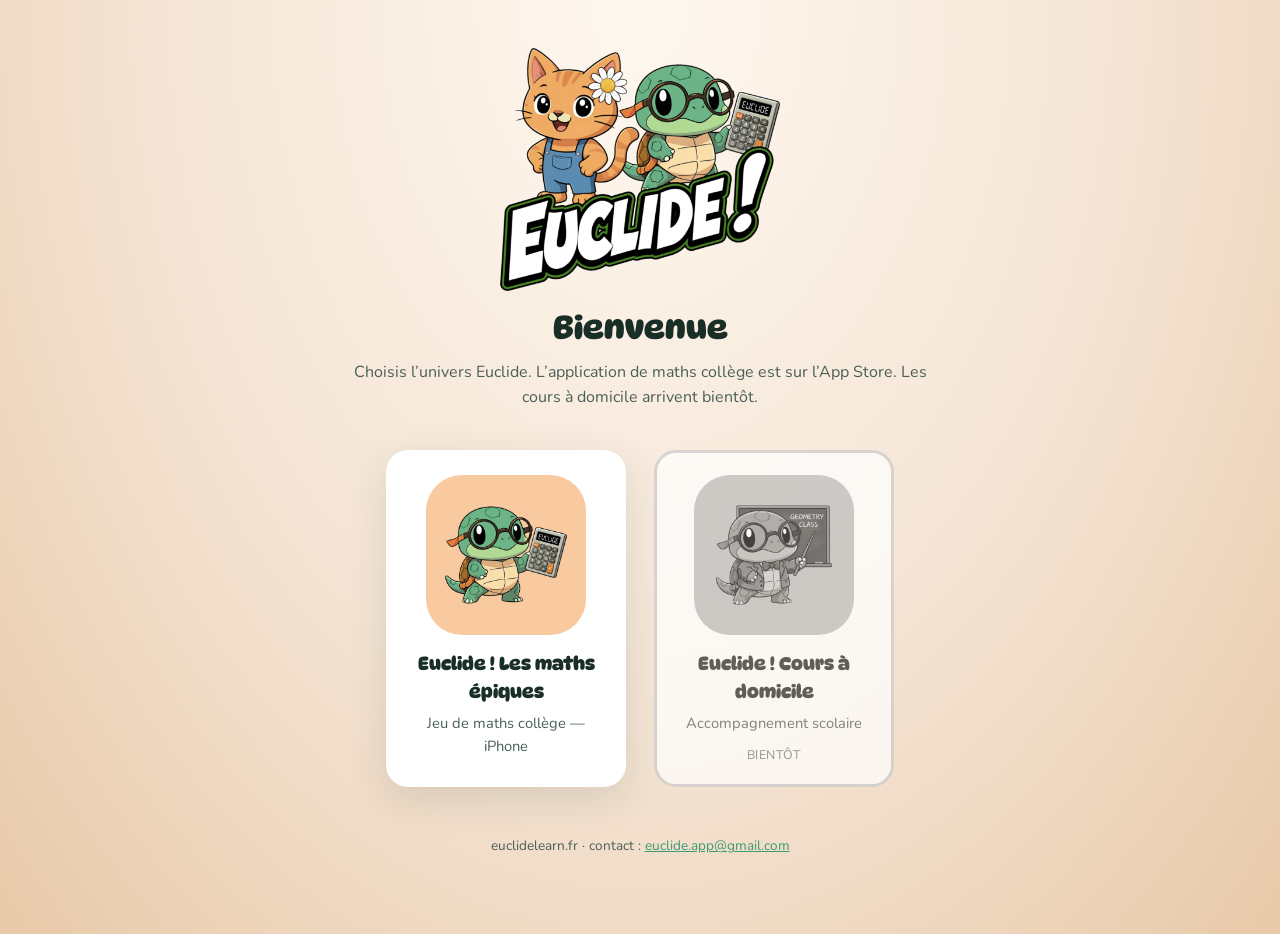
<file: index.html>
<!DOCTYPE html>
<html lang="fr">
<head>
  <meta charset="utf-8">
  <meta name="viewport" content="width=device-width, initial-scale=1">
  <title>Euclide! — euclidelearn.fr</title>
  <meta name="description" content="Euclide ! Les maths épiques : application de maths collège. Cours à domicile bientôt.">
  <link rel="icon" href="img/favicon.png">
  <link rel="preconnect" href="https://fonts.googleapis.com">
  <link rel="preconnect" href="https://fonts.gstatic.com" crossorigin>
  <link href="https://fonts.googleapis.com/css2?family=DynaPuff:wght@400;700&family=Nunito:wght@500;700;800&display=swap" rel="stylesheet">
  <link rel="stylesheet" href="css/style.css?v=6">
</head>
<body class="portal">
  <a class="skip" href="#choix">Aller au choix</a>
  <img class="portal-brand" src="img/logo.png" alt="Euclide !">
  <h1>Bienvenue</h1>
      <p class="lead">Choisis l’univers Euclide. L’application de maths collège est sur l’App Store. Les cours à domicile arrivent bientôt.</p>
  <div class="choices" id="choix">
    <a class="choice" href="accueil.html">
      <img src="img/app-icon.jpg" width="160" height="160" alt="">
      <h2>Euclide ! Les maths épiques</h2>
      <p>Jeu de maths collège — iPhone</p>
    </a>
    <div class="choice is-disabled" aria-disabled="true" title="Bientôt disponible">
      <img src="img/cours-icon.jpg" width="160" height="160" alt="">
      <h2>Euclide ! Cours à domicile</h2>
      <p>Accompagnement scolaire</p>
      <span class="soon">Bientôt</span>
    </div>
  </div>
  <p class="portal-foot">euclidelearn.fr · contact : <a href="mailto:euclide.app@gmail.com">euclide.app@gmail.com</a></p>
</body>
</html>
</file>
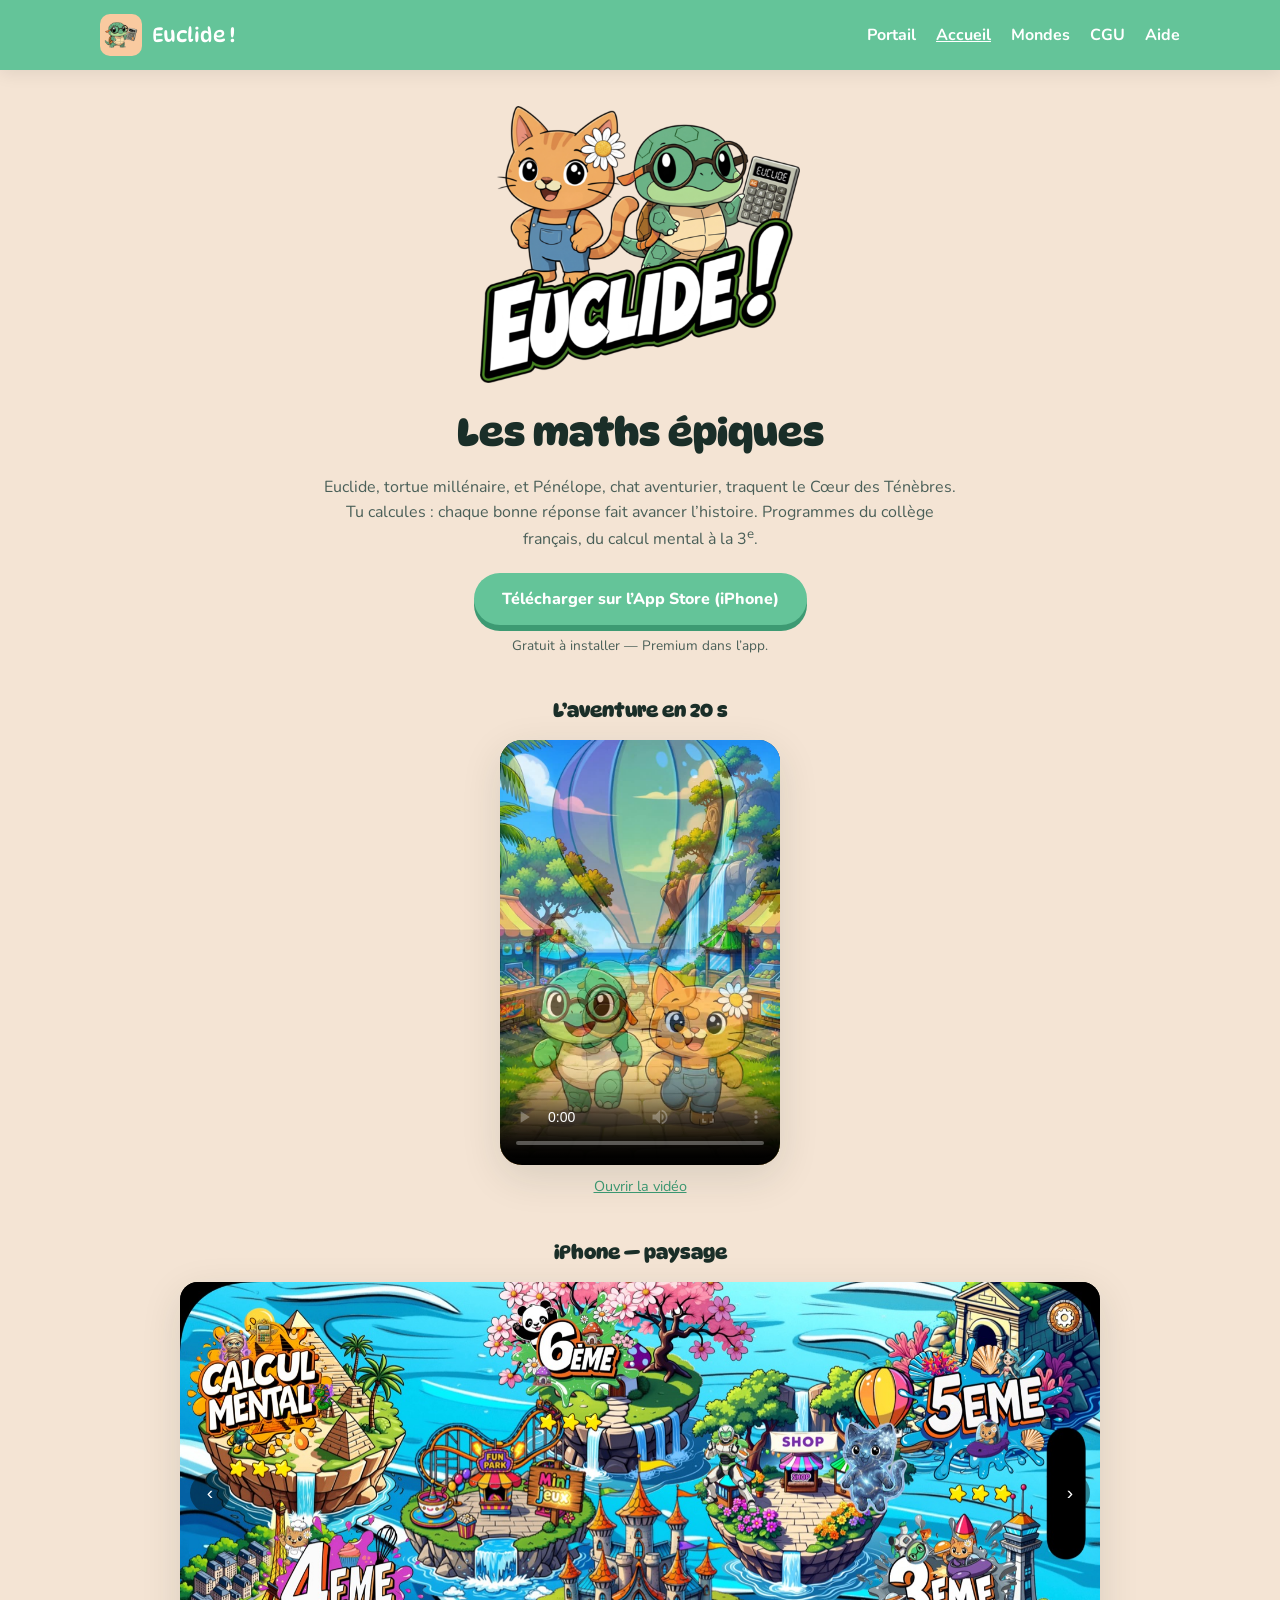
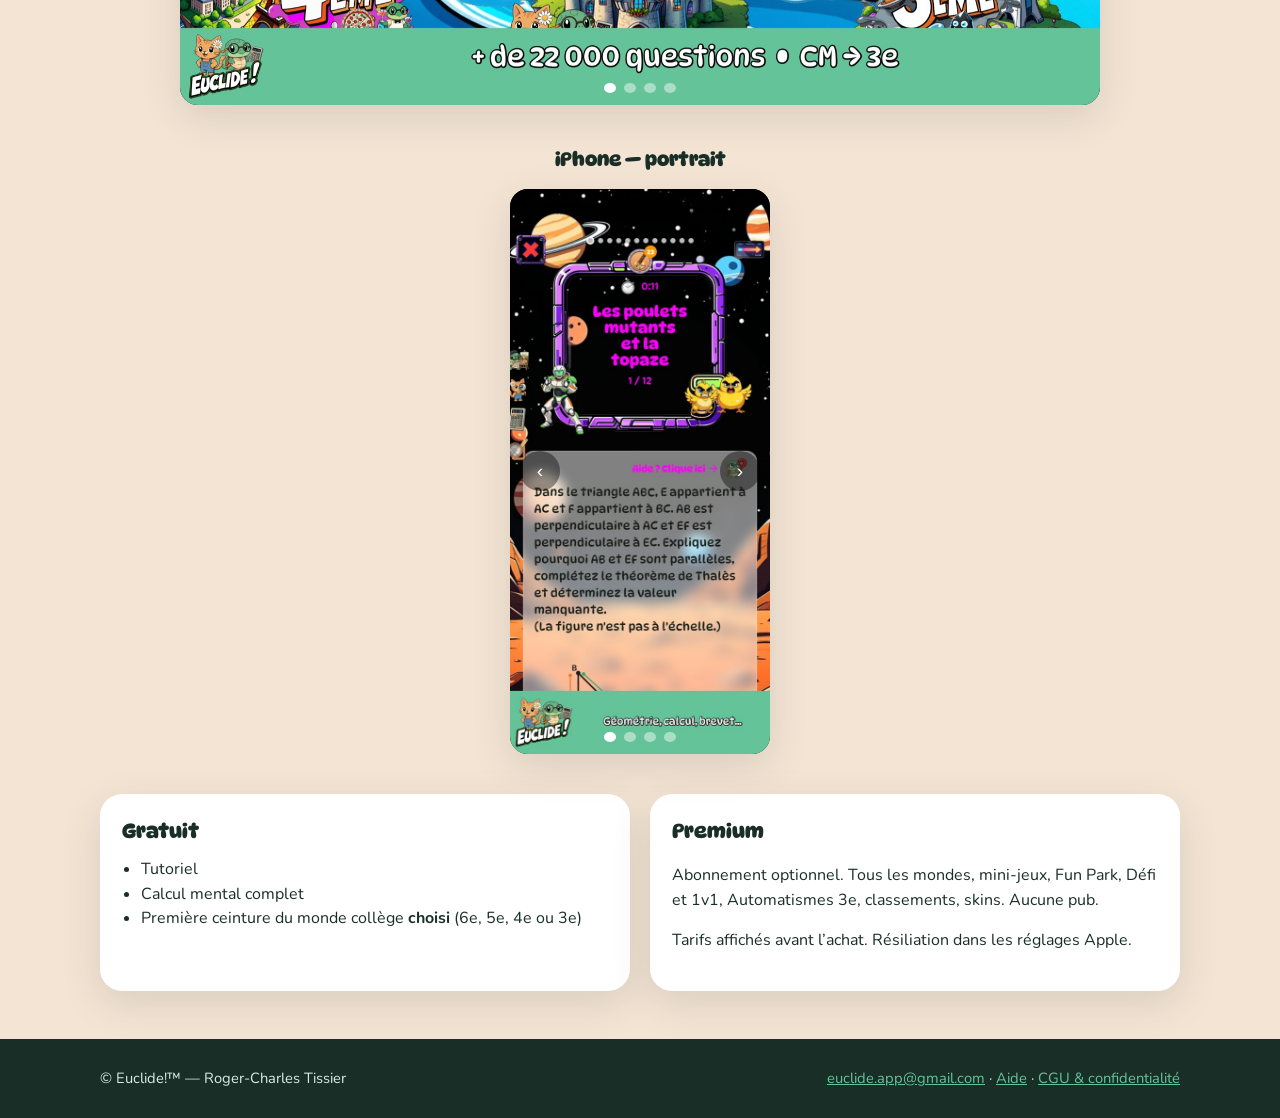
<file: accueil.html>
<!DOCTYPE html>
<html lang="fr">
<head>
  <meta charset="utf-8">
  <meta name="viewport" content="width=device-width, initial-scale=1">
  <title>Euclide ! Les maths épiques</title>
  <meta name="description" content="Application iPhone de maths collège : 5 mondes, ceintures, mini-jeux. Plus de 22 000 questions. Disponible sur l’App Store.">
  <link rel="icon" href="img/favicon.png">
  <link rel="preconnect" href="https://fonts.googleapis.com">
  <link rel="preconnect" href="https://fonts.gstatic.com" crossorigin>
  <link href="https://fonts.googleapis.com/css2?family=DynaPuff:wght@400;700&family=Nunito:wght@500;700;800&display=swap" rel="stylesheet">
  <link rel="stylesheet" href="css/style.css?v=6">
</head>
<body>
  <a class="skip" href="#contenu">Aller au contenu</a>
  <header class="top">
    <div class="wrap top-inner">
      <a class="brand" href="accueil.html"><img src="img/app-icon.jpg" alt=""> Euclide !</a>
      <nav>
        <a href="index.html">Portail</a>
        <a href="accueil.html" aria-current="page">Accueil</a>
        <a href="mondes.html">Mondes</a>
        <a href="cgu.html">CGU</a>
        <a href="assistance.html">Aide</a>
      </nav>
    </div>
  </header>

  <main id="contenu" class="wrap">
    <section class="hero">
      <img class="logo" src="img/logo.png" alt="Euclide et Pénélope">
      <h1>Les maths épiques</h1>
      <p>Euclide, tortue millénaire, et Pénélope, chat aventurier, traquent le Cœur des Ténèbres. Tu calcules : chaque bonne réponse fait avancer l’histoire. Programmes du collège français, du calcul mental à la 3<sup>e</sup>.</p>
      <a class="btn" href="https://apps.apple.com/fr/app/euclide/id6754806580">Télécharger sur l’App Store (iPhone)</a>
      <span class="btn-note">Gratuit à installer — Premium dans l’app.</span>
    </section>

    <section class="slide-block film-block">
      <h2>L’aventure en 20&nbsp;s</h2>
      <div class="film-frame">
        <img class="film-poster" src="media/euclide-intro.jpg" width="474" height="720" alt="Extrait du film Euclide">
        <video
          controls
          playsinline
          webkit-playsinline
          preload="metadata"
          poster="media/euclide-intro.jpg"
          src="media/euclide-intro.mp4"
          width="474"
          height="720">
          <source src="media/euclide-intro.mp4" type="video/mp4">
        </video>
      </div>
      <p class="film-link"><a href="media/euclide-intro.mp4">Ouvrir la vidéo</a></p>
    </section>

    <section class="slide-block">
      <h2>iPhone — paysage</h2>
      <div class="slideshow" data-slideshow>
        <img class="is-on" src="img/slide-lobby.jpg" alt="Carte des mondes : plus de 22 000 questions, CM à 3e">
        <img src="img/slide-6e.jpg" alt="Monde 6e, modes Simple et Pro">
        <img src="img/slide-mummy.jpg" alt="Lobby Mummy Jump, cinq mini-jeux">
        <img src="img/slide-jump.jpg" alt="Gameplay Mummy Jump">
        <button class="slide-prev" type="button" data-prev aria-label="Précédent">‹</button>
        <button class="slide-next" type="button" data-next aria-label="Suivant">›</button>
        <div class="slide-nav" data-dots></div>
      </div>
    </section>

    <section class="slide-block">
      <h2>iPhone — portrait</h2>
      <div class="phone-slides" data-slideshow>
        <img class="is-on" src="img/slide-question.jpg" width="552" height="1200" alt="Question de géométrie en 3e">
        <img src="img/slide-auto.jpg" width="552" height="1200" alt="Automatismes 3e, mode brevet">
        <img src="img/slide-victory.jpg" width="552" height="1200" alt="Ceinture validée">
        <img src="img/slide-cabine.jpg" width="552" height="1200" alt="Cabine : habiller Euclide et Pénélope">
        <button class="slide-prev" type="button" data-prev aria-label="Précédent">‹</button>
        <button class="slide-next" type="button" data-next aria-label="Suivant">›</button>
        <div class="slide-nav" data-dots></div>
      </div>
    </section>

    <div class="grid-2">
      <article class="card">
        <h2>Gratuit</h2>
        <ul>
          <li>Tutoriel</li>
          <li>Calcul mental complet</li>
          <li>Première ceinture du monde collège <strong>choisi</strong> (6e, 5e, 4e ou 3e)</li>
        </ul>
      </article>
      <article class="card">
        <h2>Premium</h2>
        <p>Abonnement optionnel. Tous les mondes, mini-jeux, Fun Park, Défi et 1v1, Automatismes 3e, classements, skins. Aucune pub.</p>
        <p>Tarifs affichés avant l’achat. Résiliation dans les réglages Apple.</p>
      </article>
    </div>
  </main>

  <footer>
    <div class="wrap">
      <span>© Euclide!™ — Roger-Charles Tissier</span>
      <span><a href="mailto:euclide.app@gmail.com">euclide.app@gmail.com</a> · <a href="assistance.html">Aide</a> · <a href="cgu.html">CGU &amp; confidentialité</a></span>
    </div>
  </footer>
  <script src="js/slideshow.js?v=4"></script>
</body>
</html>
</file>
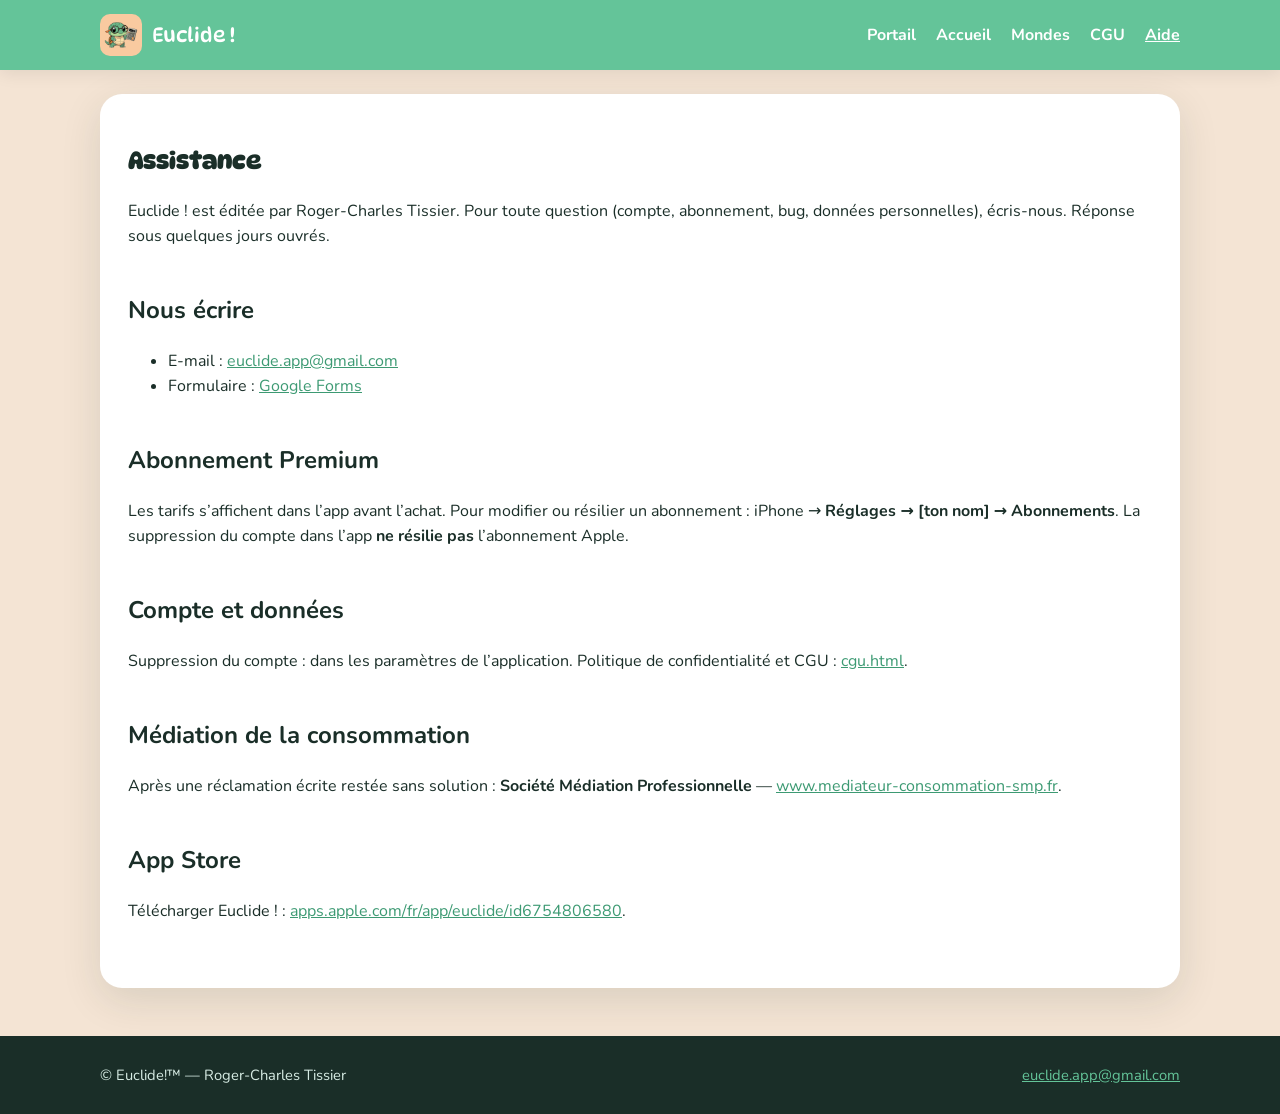
<file: assistance.html>
<!DOCTYPE html>
<html lang="fr">
<head>
  <meta charset="utf-8">
  <meta name="viewport" content="width=device-width, initial-scale=1">
  <title>Assistance — Euclide !</title>
  <meta name="description" content="Contacter l’éditeur d’Euclide ! : e-mail, formulaire, abonnement, suppression de compte.">
  <link rel="icon" href="img/favicon.png">
  <link rel="preconnect" href="https://fonts.googleapis.com">
  <link rel="preconnect" href="https://fonts.gstatic.com" crossorigin>
  <link href="https://fonts.googleapis.com/css2?family=DynaPuff:wght@400;700&family=Nunito:wght@500;700;800&display=swap" rel="stylesheet">
  <link rel="stylesheet" href="css/style.css?v=6">
</head>
<body>
  <header class="top">
    <div class="wrap top-inner">
      <a class="brand" href="accueil.html"><img src="img/app-icon.jpg" alt=""> Euclide !</a>
      <nav>
        <a href="index.html">Portail</a>
        <a href="accueil.html">Accueil</a>
        <a href="mondes.html">Mondes</a>
        <a href="cgu.html">CGU</a>
        <a href="assistance.html" aria-current="page">Aide</a>
      </nav>
    </div>
  </header>
  <main class="wrap">
    <article class="legal">
      <h1>Assistance</h1>
      <p>Euclide ! est éditée par Roger-Charles Tissier. Pour toute question (compte, abonnement, bug, données personnelles), écris-nous. Réponse sous quelques jours ouvrés.</p>

      <h2>Nous écrire</h2>
      <ul>
        <li>E-mail : <a href="mailto:euclide.app@gmail.com">euclide.app@gmail.com</a></li>
        <li>Formulaire : <a href="https://docs.google.com/forms/d/e/1FAIpQLScCnLAJH0p0AwjgyHbTa9jQwAhEF-ZlD58jaDN2inZjpQaDBw/viewform">Google Forms</a></li>
      </ul>

      <h2>Abonnement Premium</h2>
      <p>Les tarifs s’affichent dans l’app avant l’achat. Pour modifier ou résilier un abonnement : iPhone → <strong>Réglages → [ton nom] → Abonnements</strong>. La suppression du compte dans l’app <strong>ne résilie pas</strong> l’abonnement Apple.</p>

      <h2>Compte et données</h2>
      <p>Suppression du compte : dans les paramètres de l’application. Politique de confidentialité et CGU : <a href="cgu.html">cgu.html</a>.</p>

      <h2>Médiation de la consommation</h2>
      <p>Après une réclamation écrite restée sans solution : <strong>Société Médiation Professionnelle</strong> — <a href="https://www.mediateur-consommation-smp.fr/">www.mediateur-consommation-smp.fr</a>.</p>

      <h2>App Store</h2>
      <p>Télécharger Euclide ! : <a href="https://apps.apple.com/fr/app/euclide/id6754806580">apps.apple.com/fr/app/euclide/id6754806580</a>.</p>
    </article>
  </main>
  <footer>
    <div class="wrap">
      <span>© Euclide!™ — Roger-Charles Tissier</span>
      <a href="mailto:euclide.app@gmail.com">euclide.app@gmail.com</a>
    </div>
  </footer>
</body>
</html>
</file>
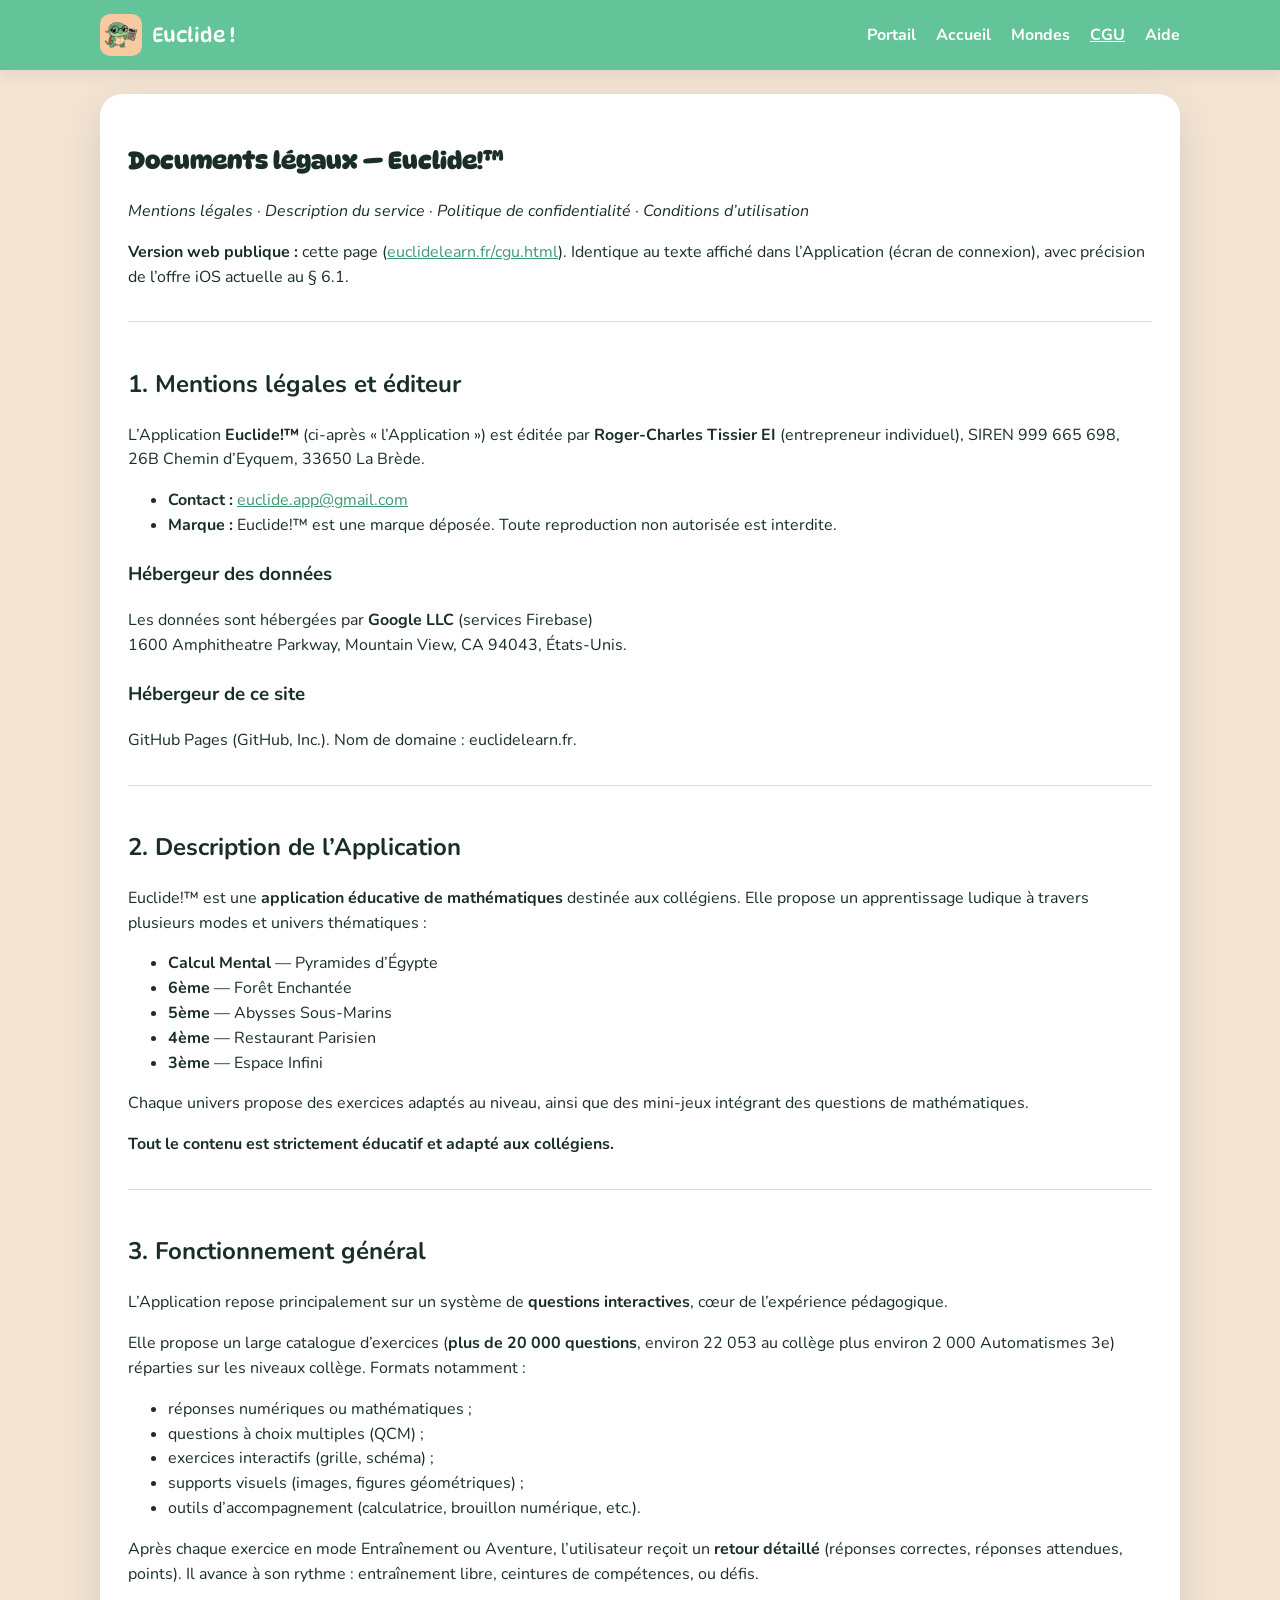
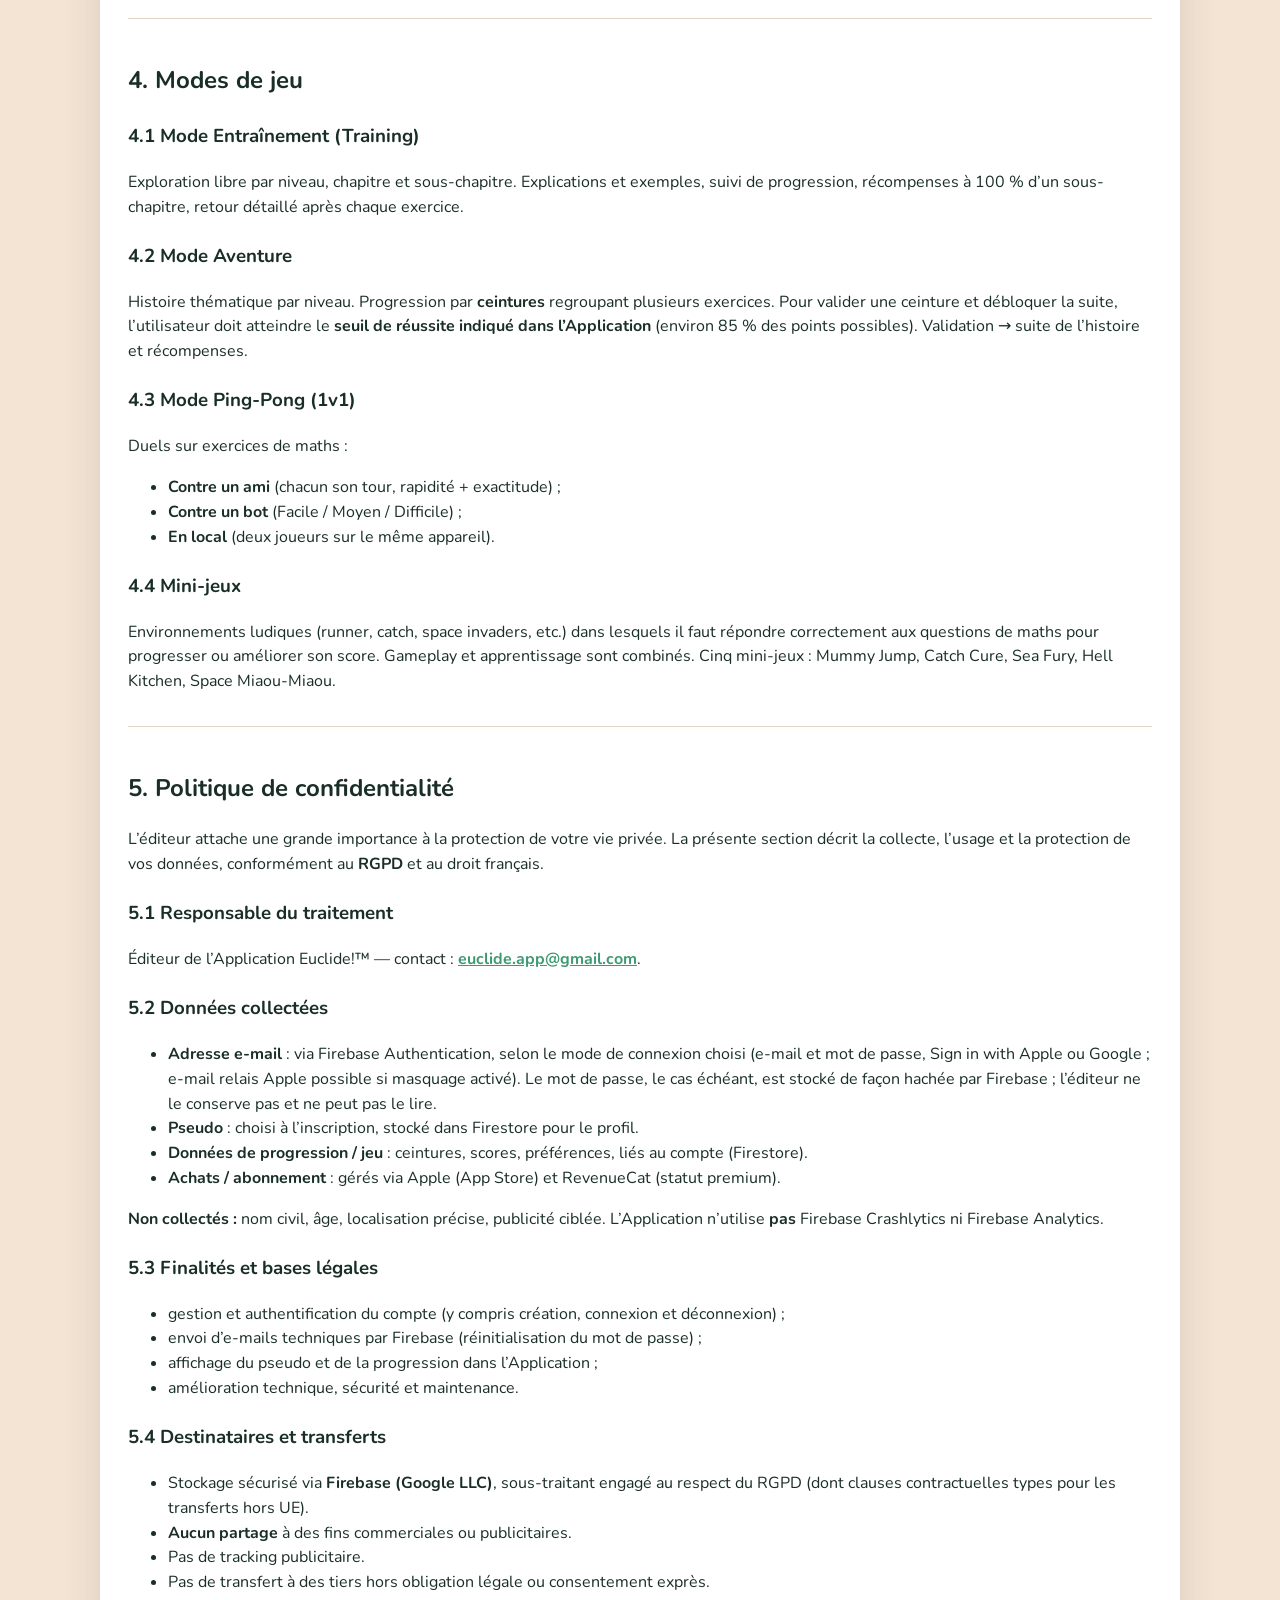
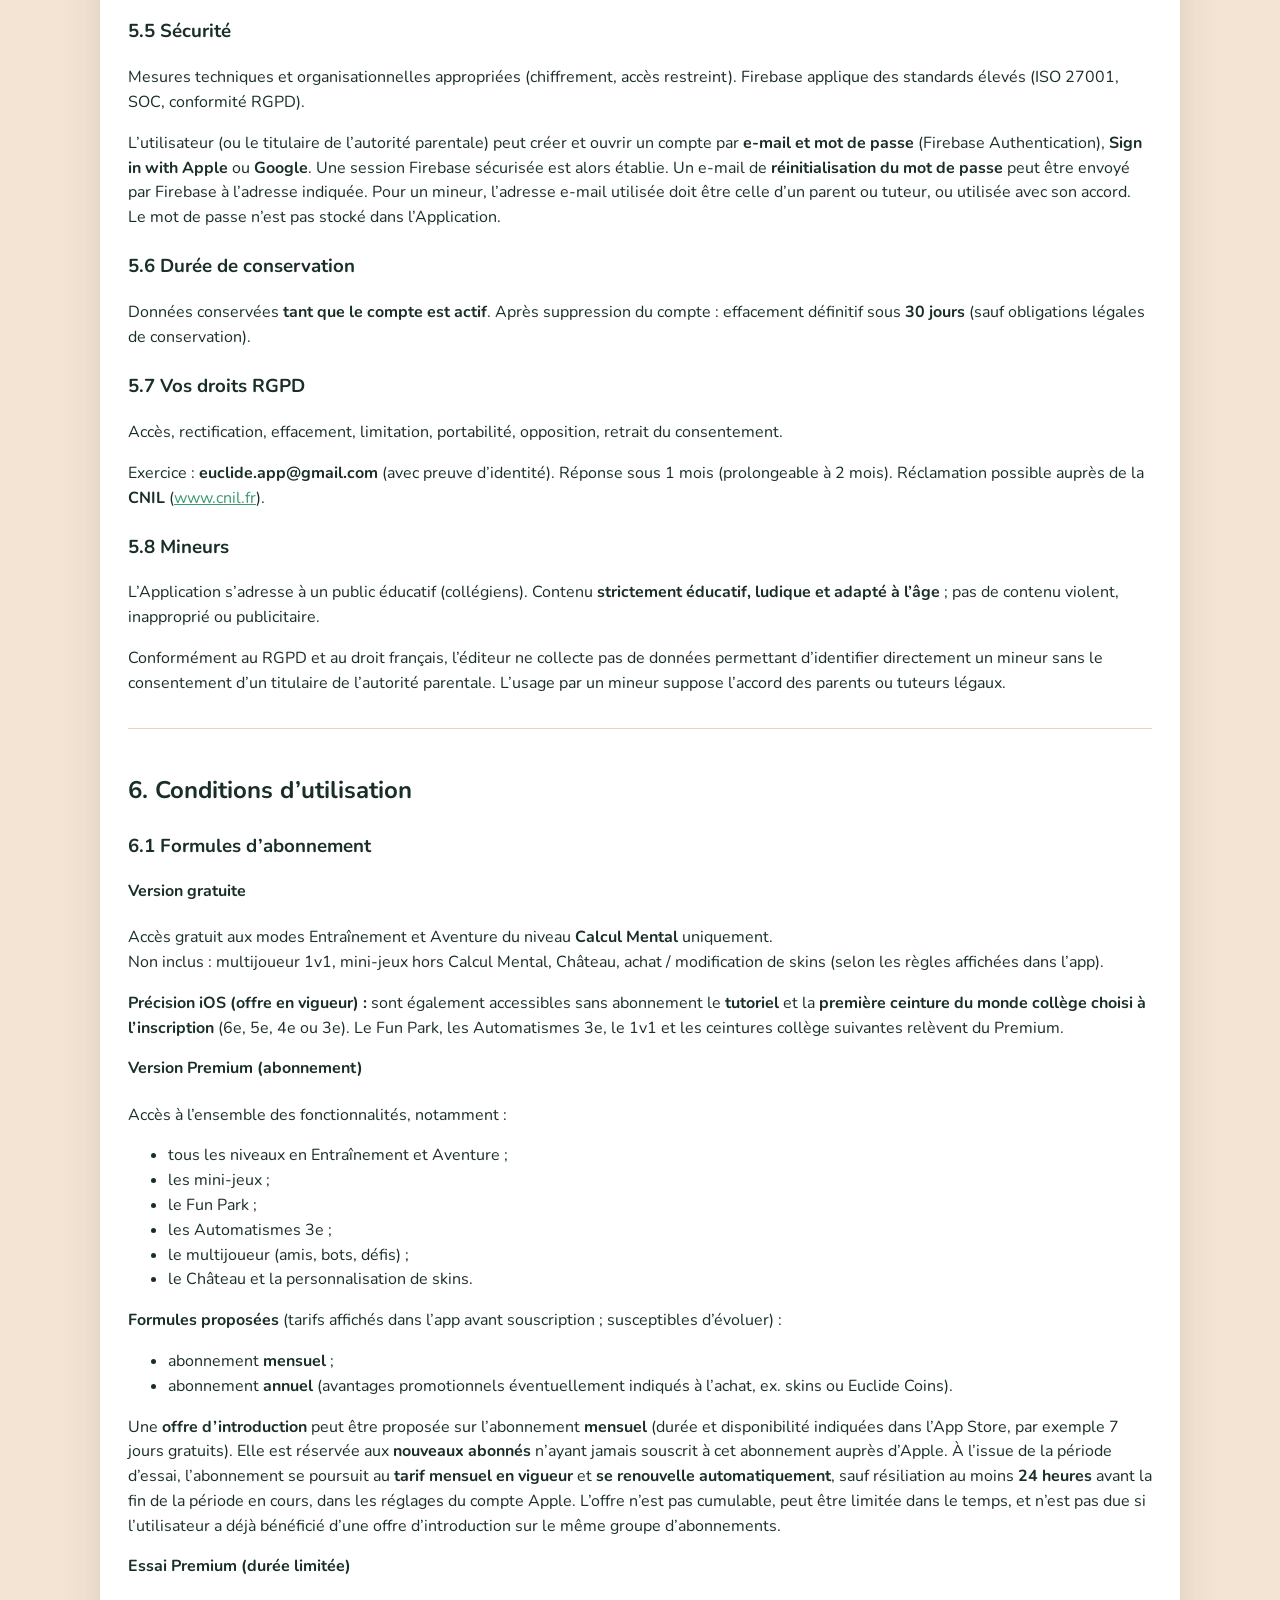
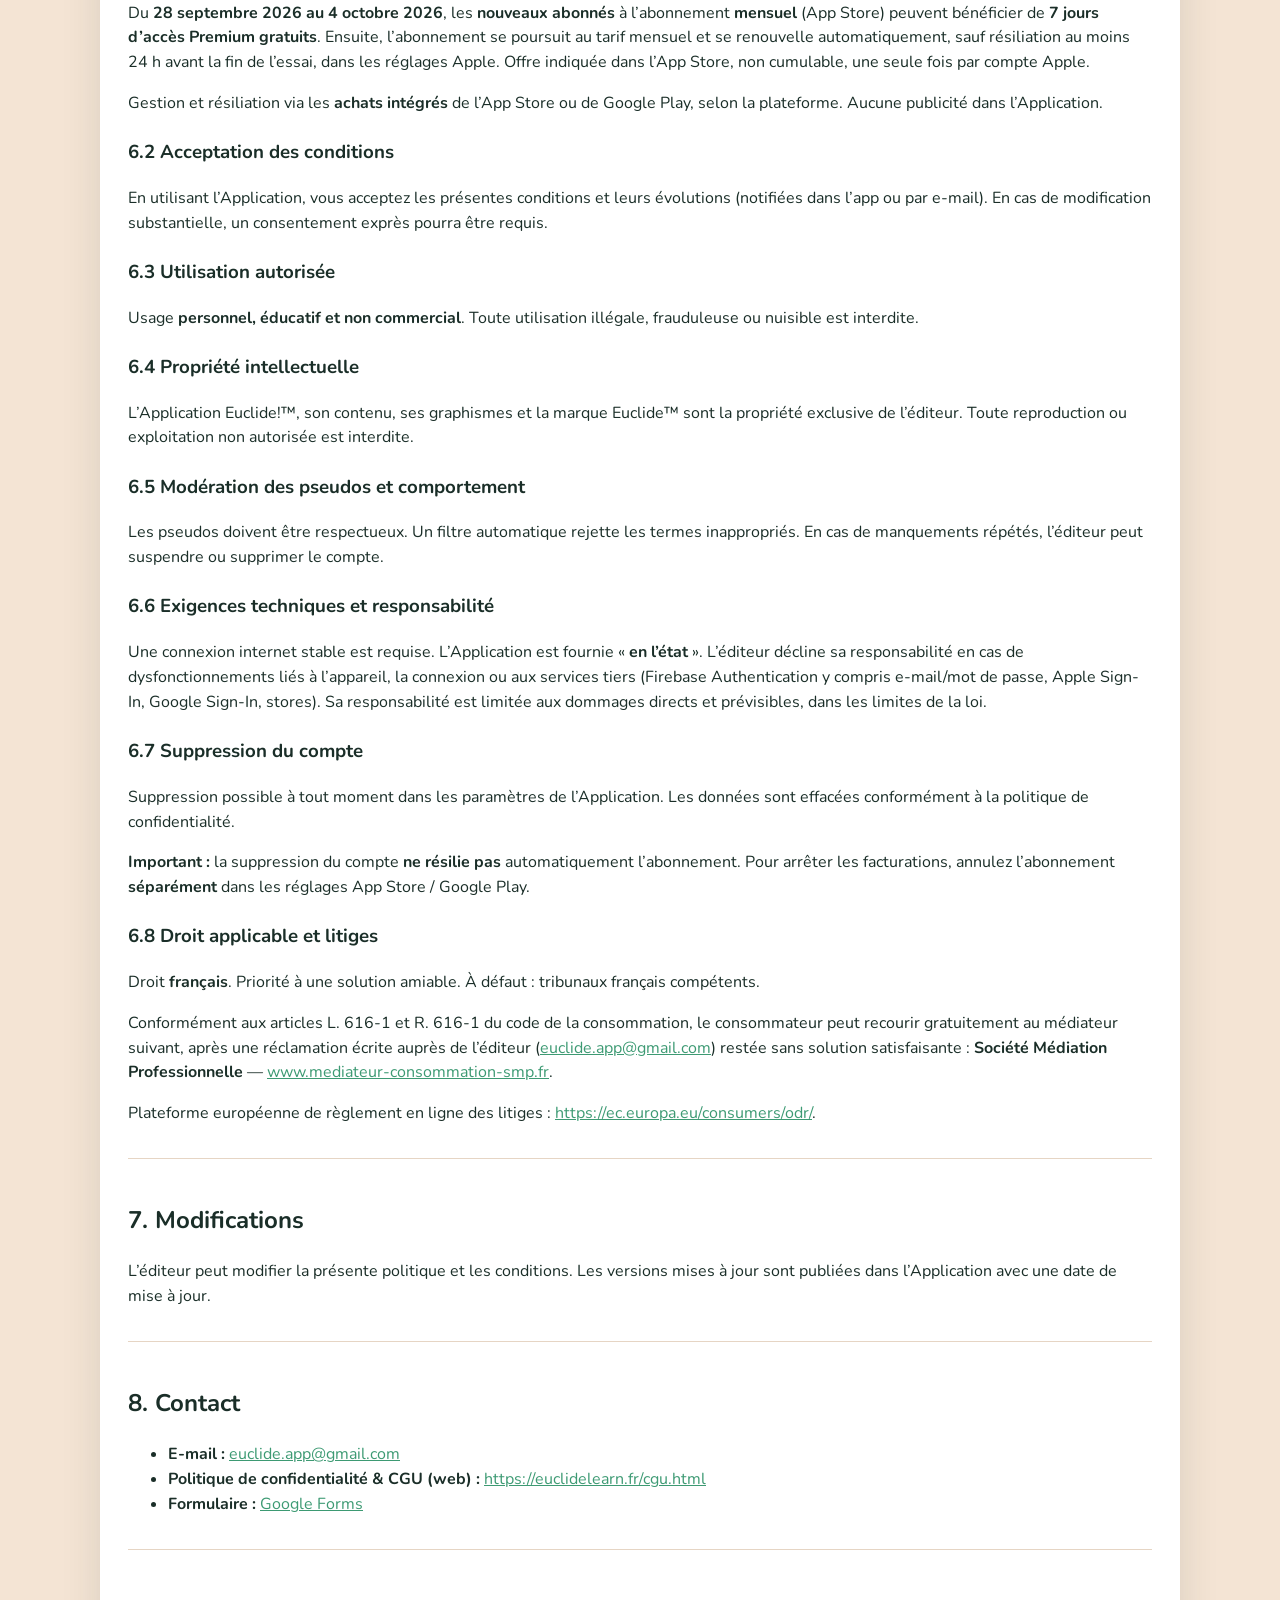
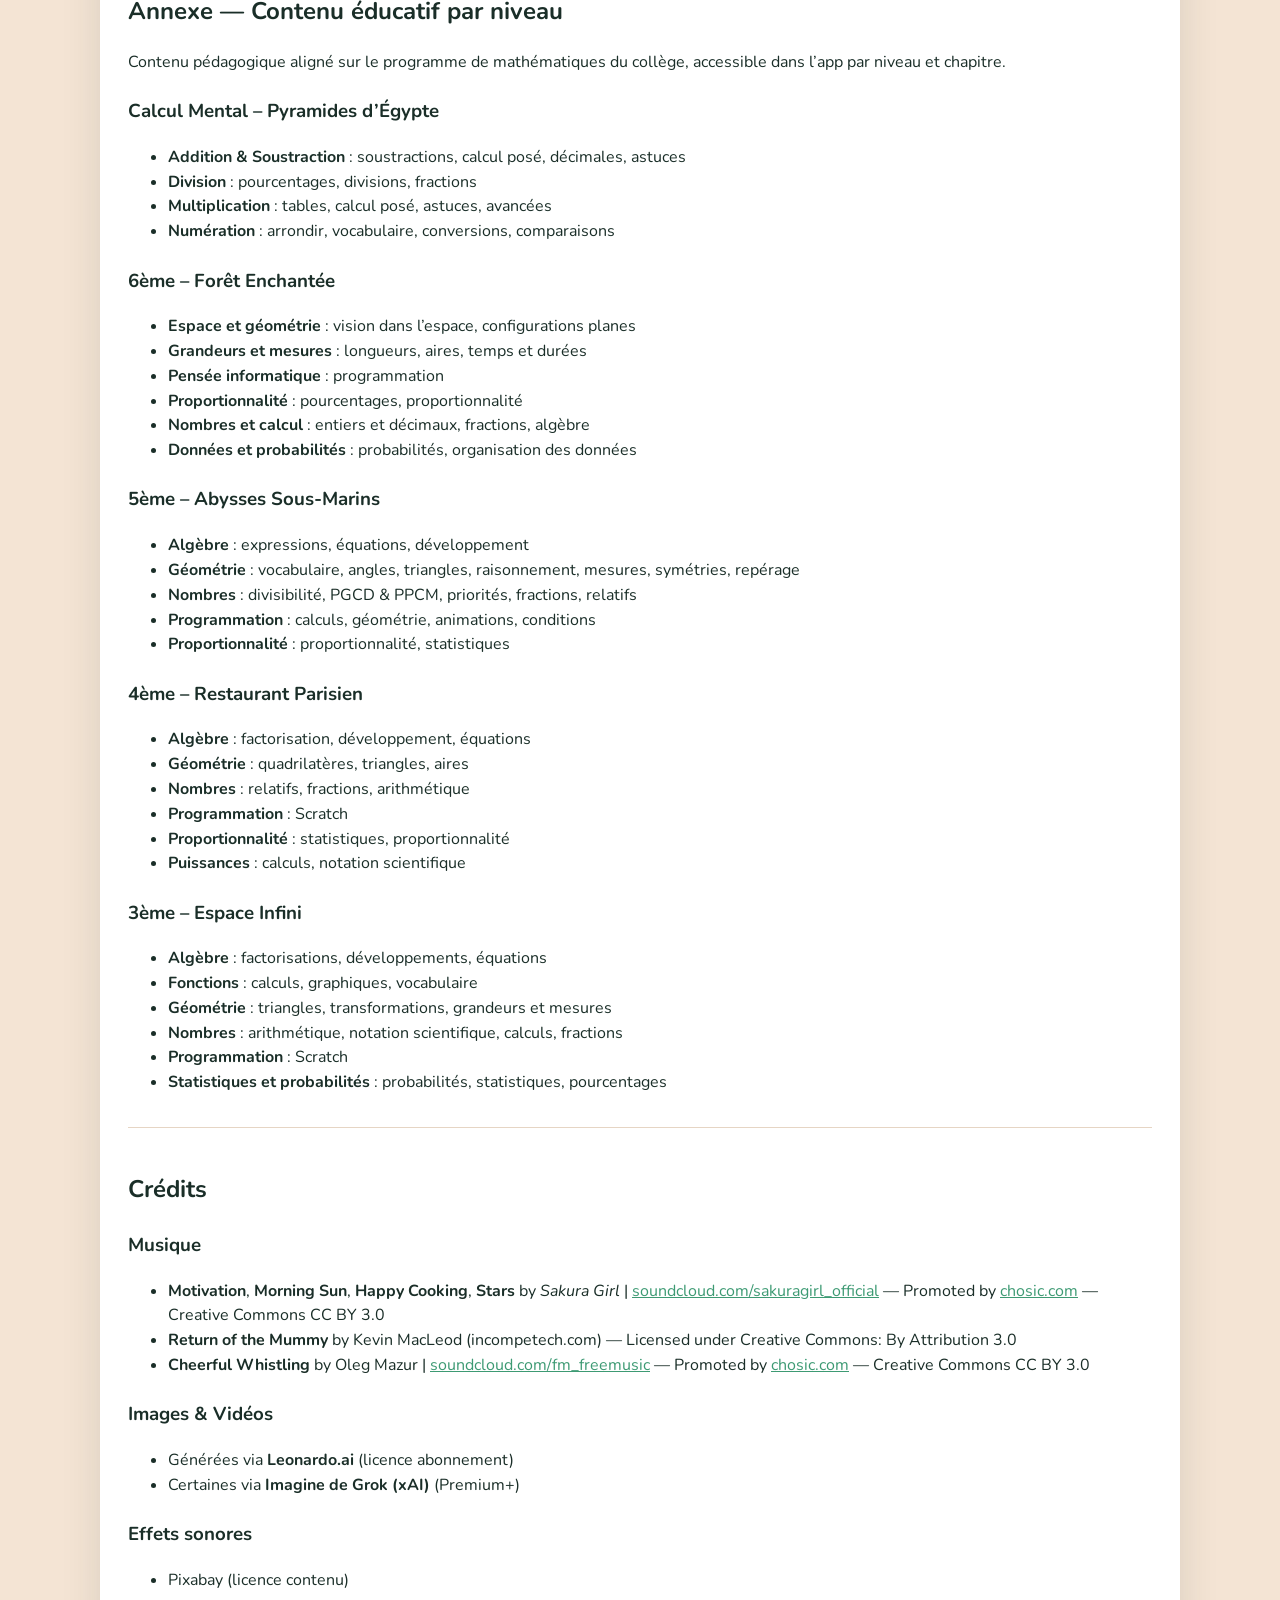
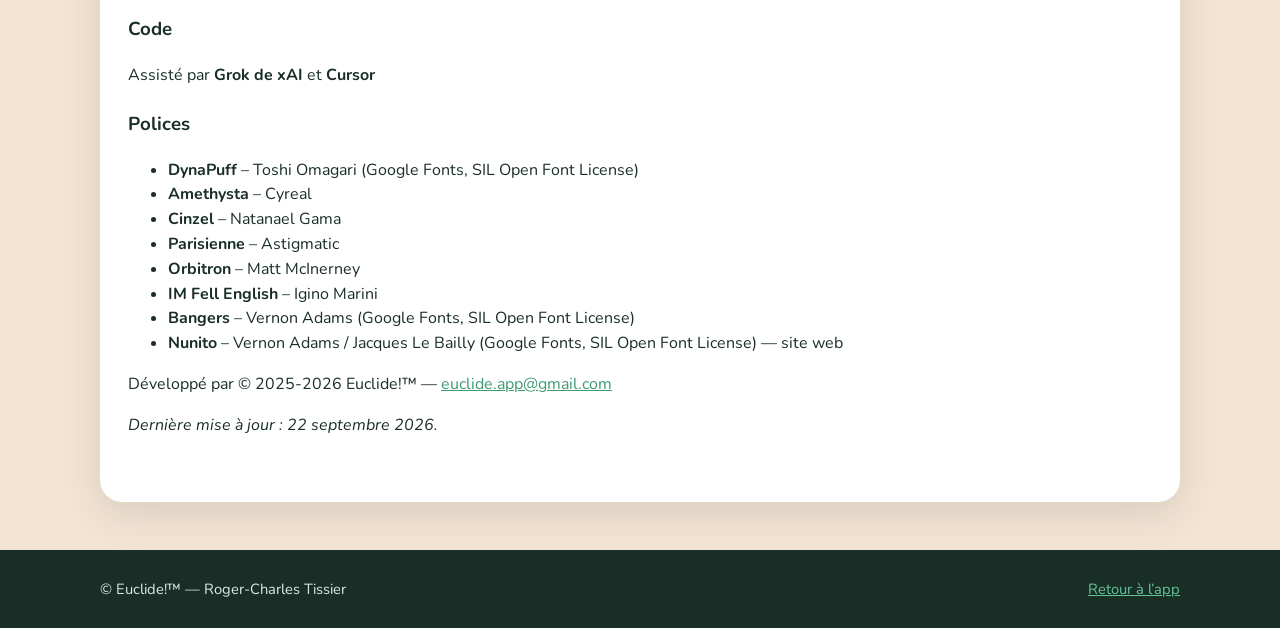
<file: cgu.html>
<!DOCTYPE html>
<html lang="fr">
<head>
  <meta charset="utf-8">
  <meta name="viewport" content="width=device-width, initial-scale=1">
  <title>CGU et confidentialité — Euclide !</title>
  <meta name="description" content="Mentions légales, politique de confidentialité et conditions d’utilisation d’Euclide !">
  <link rel="icon" href="img/favicon.png">
  <link rel="preconnect" href="https://fonts.googleapis.com">
  <link rel="preconnect" href="https://fonts.gstatic.com" crossorigin>
  <link href="https://fonts.googleapis.com/css2?family=DynaPuff:wght@400;700&family=Nunito:wght@500;700;800&display=swap" rel="stylesheet">
  <link rel="stylesheet" href="css/style.css?v=6">
</head>
<body>
  <header class="top">
    <div class="wrap top-inner">
      <a class="brand" href="accueil.html"><img src="img/app-icon.jpg" alt=""> Euclide !</a>
      <nav>
        <a href="index.html">Portail</a>
        <a href="accueil.html">Accueil</a>
        <a href="mondes.html">Mondes</a>
        <a href="cgu.html" aria-current="page">CGU</a>
        <a href="assistance.html">Aide</a>
      </nav>
    </div>
  </header>
  <main class="wrap">
    <article class="legal">
      <h1>Documents légaux — Euclide!™</h1>
      <p><em>Mentions légales · Description du service · Politique de confidentialité · Conditions d’utilisation</em></p>
      <p><strong>Version web publique :</strong> cette page (<a href="https://euclidelearn.fr/cgu.html">euclidelearn.fr/cgu.html</a>). Identique au texte affiché dans l’Application (écran de connexion), avec précision de l’offre iOS actuelle au §&nbsp;6.1.</p>

      <hr>

      <h2>1. Mentions légales et éditeur</h2>
      <p>L’Application <strong>Euclide!™</strong> (ci-après « l’Application ») est éditée par <strong>Roger-Charles Tissier EI</strong> (entrepreneur individuel), SIREN 999&nbsp;665&nbsp;698, 26B Chemin d’Eyquem, 33650 La Brède.</p>
      <ul>
        <li><strong>Contact :</strong> <a href="mailto:euclide.app@gmail.com">euclide.app@gmail.com</a></li>
        <li><strong>Marque :</strong> Euclide!™ est une marque déposée. Toute reproduction non autorisée est interdite.</li>
      </ul>
      <h3>Hébergeur des données</h3>
      <p>Les données sont hébergées par <strong>Google LLC</strong> (services Firebase)<br>
      1600 Amphitheatre Parkway, Mountain View, CA 94043, États-Unis.</p>
      <h3>Hébergeur de ce site</h3>
      <p>GitHub Pages (GitHub, Inc.). Nom de domaine : euclidelearn.fr.</p>

      <hr>

      <h2>2. Description de l’Application</h2>
      <p>Euclide!™ est une <strong>application éducative de mathématiques</strong> destinée aux collégiens. Elle propose un apprentissage ludique à travers plusieurs modes et univers thématiques :</p>
      <ul>
        <li><strong>Calcul Mental</strong> — Pyramides d’Égypte</li>
        <li><strong>6ème</strong> — Forêt Enchantée</li>
        <li><strong>5ème</strong> — Abysses Sous-Marins</li>
        <li><strong>4ème</strong> — Restaurant Parisien</li>
        <li><strong>3ème</strong> — Espace Infini</li>
      </ul>
      <p>Chaque univers propose des exercices adaptés au niveau, ainsi que des mini-jeux intégrant des questions de mathématiques.</p>
      <p><strong>Tout le contenu est strictement éducatif et adapté aux collégiens.</strong></p>

      <hr>

      <h2>3. Fonctionnement général</h2>
      <p>L’Application repose principalement sur un système de <strong>questions interactives</strong>, cœur de l’expérience pédagogique.</p>
      <p>Elle propose un large catalogue d’exercices (<strong>plus de 20&nbsp;000 questions</strong>, environ 22&nbsp;053 au collège plus environ 2&nbsp;000 Automatismes 3e) réparties sur les niveaux collège. Formats notamment :</p>
      <ul>
        <li>réponses numériques ou mathématiques ;</li>
        <li>questions à choix multiples (QCM) ;</li>
        <li>exercices interactifs (grille, schéma) ;</li>
        <li>supports visuels (images, figures géométriques) ;</li>
        <li>outils d’accompagnement (calculatrice, brouillon numérique, etc.).</li>
      </ul>
      <p>Après chaque exercice en mode Entraînement ou Aventure, l’utilisateur reçoit un <strong>retour détaillé</strong> (réponses correctes, réponses attendues, points). Il avance à son rythme : entraînement libre, ceintures de compétences, ou défis.</p>

      <hr>

      <h2>4. Modes de jeu</h2>
      <h3>4.1 Mode Entraînement (Training)</h3>
      <p>Exploration libre par niveau, chapitre et sous-chapitre. Explications et exemples, suivi de progression, récompenses à 100&nbsp;% d’un sous-chapitre, retour détaillé après chaque exercice.</p>
      <h3>4.2 Mode Aventure</h3>
      <p>Histoire thématique par niveau. Progression par <strong>ceintures</strong> regroupant plusieurs exercices. Pour valider une ceinture et débloquer la suite, l’utilisateur doit atteindre le <strong>seuil de réussite indiqué dans l’Application</strong> (environ 85&nbsp;% des points possibles). Validation → suite de l’histoire et récompenses.</p>
      <h3>4.3 Mode Ping-Pong (1v1)</h3>
      <p>Duels sur exercices de maths :</p>
      <ul>
        <li><strong>Contre un ami</strong> (chacun son tour, rapidité + exactitude) ;</li>
        <li><strong>Contre un bot</strong> (Facile / Moyen / Difficile) ;</li>
        <li><strong>En local</strong> (deux joueurs sur le même appareil).</li>
      </ul>
      <h3>4.4 Mini-jeux</h3>
      <p>Environnements ludiques (runner, catch, space invaders, etc.) dans lesquels il faut répondre correctement aux questions de maths pour progresser ou améliorer son score. Gameplay et apprentissage sont combinés. Cinq mini-jeux : Mummy Jump, Catch Cure, Sea Fury, Hell Kitchen, Space Miaou-Miaou.</p>

      <hr>

      <h2>5. Politique de confidentialité</h2>
      <p>L’éditeur attache une grande importance à la protection de votre vie privée. La présente section décrit la collecte, l’usage et la protection de vos données, conformément au <strong>RGPD</strong> et au droit français.</p>
      <h3>5.1 Responsable du traitement</h3>
      <p>Éditeur de l’Application Euclide!™ — contact : <strong><a href="mailto:euclide.app@gmail.com">euclide.app@gmail.com</a></strong>.</p>
      <h3>5.2 Données collectées</h3>
      <ul>
        <li><strong>Adresse e-mail</strong> : via Firebase Authentication, selon le mode de connexion choisi (e-mail et mot de passe, Sign in with Apple ou Google ; e-mail relais Apple possible si masquage activé). Le mot de passe, le cas échéant, est stocké de façon hachée par Firebase ; l’éditeur ne le conserve pas et ne peut pas le lire.</li>
        <li><strong>Pseudo</strong> : choisi à l’inscription, stocké dans Firestore pour le profil.</li>
        <li><strong>Données de progression / jeu</strong> : ceintures, scores, préférences, liés au compte (Firestore).</li>
        <li><strong>Achats / abonnement</strong> : gérés via Apple (App Store) et RevenueCat (statut premium).</li>
      </ul>
      <p><strong>Non collectés :</strong> nom civil, âge, localisation précise, publicité ciblée. L’Application n’utilise <strong>pas</strong> Firebase Crashlytics ni Firebase Analytics.</p>
      <h3>5.3 Finalités et bases légales</h3>
      <ul>
        <li>gestion et authentification du compte (y compris création, connexion et déconnexion) ;</li>
        <li>envoi d’e-mails techniques par Firebase (réinitialisation du mot de passe) ;</li>
        <li>affichage du pseudo et de la progression dans l’Application ;</li>
        <li>amélioration technique, sécurité et maintenance.</li>
      </ul>
      <h3>5.4 Destinataires et transferts</h3>
      <ul>
        <li>Stockage sécurisé via <strong>Firebase (Google LLC)</strong>, sous-traitant engagé au respect du RGPD (dont clauses contractuelles types pour les transferts hors UE).</li>
        <li><strong>Aucun partage</strong> à des fins commerciales ou publicitaires.</li>
        <li>Pas de tracking publicitaire.</li>
        <li>Pas de transfert à des tiers hors obligation légale ou consentement exprès.</li>
      </ul>
      <h3>5.5 Sécurité</h3>
      <p>Mesures techniques et organisationnelles appropriées (chiffrement, accès restreint). Firebase applique des standards élevés (ISO 27001, SOC, conformité RGPD).</p>
      <p>L’utilisateur (ou le titulaire de l’autorité parentale) peut créer et ouvrir un compte par <strong>e-mail et mot de passe</strong> (Firebase Authentication), <strong>Sign in with Apple</strong> ou <strong>Google</strong>. Une session Firebase sécurisée est alors établie. Un e-mail de <strong>réinitialisation du mot de passe</strong> peut être envoyé par Firebase à l’adresse indiquée. Pour un mineur, l’adresse e-mail utilisée doit être celle d’un parent ou tuteur, ou utilisée avec son accord. Le mot de passe n’est pas stocké dans l’Application.</p>
      <h3>5.6 Durée de conservation</h3>
      <p>Données conservées <strong>tant que le compte est actif</strong>. Après suppression du compte : effacement définitif sous <strong>30 jours</strong> (sauf obligations légales de conservation).</p>
      <h3>5.7 Vos droits RGPD</h3>
      <p>Accès, rectification, effacement, limitation, portabilité, opposition, retrait du consentement.</p>
      <p>Exercice : <strong>euclide.app@gmail.com</strong> (avec preuve d’identité). Réponse sous 1 mois (prolongeable à 2 mois). Réclamation possible auprès de la <strong>CNIL</strong> (<a href="https://www.cnil.fr">www.cnil.fr</a>).</p>
      <h3>5.8 Mineurs</h3>
      <p>L’Application s’adresse à un public éducatif (collégiens). Contenu <strong>strictement éducatif, ludique et adapté à l’âge</strong> ; pas de contenu violent, inapproprié ou publicitaire.</p>
      <p>Conformément au RGPD et au droit français, l’éditeur ne collecte pas de données permettant d’identifier directement un mineur sans le consentement d’un titulaire de l’autorité parentale. L’usage par un mineur suppose l’accord des parents ou tuteurs légaux.</p>

      <hr>

      <h2>6. Conditions d’utilisation</h2>
      <h3>6.1 Formules d’abonnement</h3>
      <h4>Version gratuite</h4>
      <p>Accès gratuit aux modes Entraînement et Aventure du niveau <strong>Calcul Mental</strong> uniquement.<br>
      Non inclus : multijoueur 1v1, mini-jeux hors Calcul Mental, Château, achat / modification de skins (selon les règles affichées dans l’app).</p>
      <p><strong>Précision iOS (offre en vigueur) :</strong> sont également accessibles sans abonnement le <strong>tutoriel</strong> et la <strong>première ceinture du monde collège choisi à l’inscription</strong> (6e, 5e, 4e ou 3e). Le Fun Park, les Automatismes 3e, le 1v1 et les ceintures collège suivantes relèvent du Premium.</p>
      <h4>Version Premium (abonnement)</h4>
      <p>Accès à l’ensemble des fonctionnalités, notamment :</p>
      <ul>
        <li>tous les niveaux en Entraînement et Aventure ;</li>
        <li>les mini-jeux ;</li>
        <li>le Fun Park ;</li>
        <li>les Automatismes 3e ;</li>
        <li>le multijoueur (amis, bots, défis) ;</li>
        <li>le Château et la personnalisation de skins.</li>
      </ul>
      <p><strong>Formules proposées</strong> (tarifs affichés dans l’app avant souscription ; susceptibles d’évoluer) :</p>
      <ul>
        <li>abonnement <strong>mensuel</strong> ;</li>
        <li>abonnement <strong>annuel</strong> (avantages promotionnels éventuellement indiqués à l’achat, ex. skins ou Euclide Coins).</li>
      </ul>
      <p>Une <strong>offre d’introduction</strong> peut être proposée sur l’abonnement <strong>mensuel</strong> (durée et disponibilité indiquées dans l’App Store, par exemple 7 jours gratuits). Elle est réservée aux <strong>nouveaux abonnés</strong> n’ayant jamais souscrit à cet abonnement auprès d’Apple. À l’issue de la période d’essai, l’abonnement se poursuit au <strong>tarif mensuel en vigueur</strong> et <strong>se renouvelle automatiquement</strong>, sauf résiliation au moins <strong>24 heures</strong> avant la fin de la période en cours, dans les réglages du compte Apple. L’offre n’est pas cumulable, peut être limitée dans le temps, et n’est pas due si l’utilisateur a déjà bénéficié d’une offre d’introduction sur le même groupe d’abonnements.</p>
      <h4>Essai Premium (durée limitée)</h4>
      <p>Du <strong>28 septembre 2026 au 4 octobre 2026</strong>, les <strong>nouveaux abonnés</strong> à l’abonnement <strong>mensuel</strong> (App Store) peuvent bénéficier de <strong>7 jours d’accès Premium gratuits</strong>. Ensuite, l’abonnement se poursuit au tarif mensuel et se renouvelle automatiquement, sauf résiliation au moins 24&nbsp;h avant la fin de l’essai, dans les réglages Apple. Offre indiquée dans l’App Store, non cumulable, une seule fois par compte Apple.</p>
      <p>Gestion et résiliation via les <strong>achats intégrés</strong> de l’App Store ou de Google Play, selon la plateforme. Aucune publicité dans l’Application.</p>

      <h3>6.2 Acceptation des conditions</h3>
      <p>En utilisant l’Application, vous acceptez les présentes conditions et leurs évolutions (notifiées dans l’app ou par e-mail). En cas de modification substantielle, un consentement exprès pourra être requis.</p>
      <h3>6.3 Utilisation autorisée</h3>
      <p>Usage <strong>personnel, éducatif et non commercial</strong>. Toute utilisation illégale, frauduleuse ou nuisible est interdite.</p>
      <h3>6.4 Propriété intellectuelle</h3>
      <p>L’Application Euclide!™, son contenu, ses graphismes et la marque Euclide™ sont la propriété exclusive de l’éditeur. Toute reproduction ou exploitation non autorisée est interdite.</p>
      <h3>6.5 Modération des pseudos et comportement</h3>
      <p>Les pseudos doivent être respectueux. Un filtre automatique rejette les termes inappropriés. En cas de manquements répétés, l’éditeur peut suspendre ou supprimer le compte.</p>
      <h3>6.6 Exigences techniques et responsabilité</h3>
      <p>Une connexion internet stable est requise. L’Application est fournie « <strong>en l’état</strong> ». L’éditeur décline sa responsabilité en cas de dysfonctionnements liés à l’appareil, la connexion ou aux services tiers (Firebase Authentication y compris e-mail/mot de passe, Apple Sign-In, Google Sign-In, stores). Sa responsabilité est limitée aux dommages directs et prévisibles, dans les limites de la loi.</p>
      <h3>6.7 Suppression du compte</h3>
      <p>Suppression possible à tout moment dans les paramètres de l’Application. Les données sont effacées conformément à la politique de confidentialité.</p>
      <p><strong>Important :</strong> la suppression du compte <strong>ne résilie pas</strong> automatiquement l’abonnement. Pour arrêter les facturations, annulez l’abonnement <strong>séparément</strong> dans les réglages App Store / Google Play.</p>
      <h3>6.8 Droit applicable et litiges</h3>
      <p>Droit <strong>français</strong>. Priorité à une solution amiable. À défaut : tribunaux français compétents.</p>
      <p>Conformément aux articles L.&nbsp;616-1 et R.&nbsp;616-1 du code de la consommation, le consommateur peut recourir gratuitement au médiateur suivant, après une réclamation écrite auprès de l’éditeur (<a href="mailto:euclide.app@gmail.com">euclide.app@gmail.com</a>) restée sans solution satisfaisante : <strong>Société Médiation Professionnelle</strong> — <a href="https://www.mediateur-consommation-smp.fr/">www.mediateur-consommation-smp.fr</a>.</p>
      <p>Plateforme européenne de règlement en ligne des litiges : <a href="https://ec.europa.eu/consumers/odr/">https://ec.europa.eu/consumers/odr/</a>.</p>

      <hr>

      <h2>7. Modifications</h2>
      <p>L’éditeur peut modifier la présente politique et les conditions. Les versions mises à jour sont publiées dans l’Application avec une date de mise à jour.</p>

      <hr>

      <h2>8. Contact</h2>
      <ul>
        <li><strong>E-mail :</strong> <a href="mailto:euclide.app@gmail.com">euclide.app@gmail.com</a></li>
        <li><strong>Politique de confidentialité &amp; CGU (web) :</strong> <a href="https://euclidelearn.fr/cgu.html">https://euclidelearn.fr/cgu.html</a></li>
        <li><strong>Formulaire :</strong> <a href="https://docs.google.com/forms/d/e/1FAIpQLScCnLAJH0p0AwjgyHbTa9jQwAhEF-ZlD58jaDN2inZjpQaDBw/viewform">Google Forms</a></li>
      </ul>

      <hr>

      <h2>Annexe — Contenu éducatif par niveau</h2>
      <p>Contenu pédagogique aligné sur le programme de mathématiques du collège, accessible dans l’app par niveau et chapitre.</p>
      <h3>Calcul Mental – Pyramides d’Égypte</h3>
      <ul>
        <li><strong>Addition &amp; Soustraction</strong> : soustractions, calcul posé, décimales, astuces</li>
        <li><strong>Division</strong> : pourcentages, divisions, fractions</li>
        <li><strong>Multiplication</strong> : tables, calcul posé, astuces, avancées</li>
        <li><strong>Numération</strong> : arrondir, vocabulaire, conversions, comparaisons</li>
      </ul>
      <h3>6ème – Forêt Enchantée</h3>
      <ul>
        <li><strong>Espace et géométrie</strong> : vision dans l’espace, configurations planes</li>
        <li><strong>Grandeurs et mesures</strong> : longueurs, aires, temps et durées</li>
        <li><strong>Pensée informatique</strong> : programmation</li>
        <li><strong>Proportionnalité</strong> : pourcentages, proportionnalité</li>
        <li><strong>Nombres et calcul</strong> : entiers et décimaux, fractions, algèbre</li>
        <li><strong>Données et probabilités</strong> : probabilités, organisation des données</li>
      </ul>
      <h3>5ème – Abysses Sous-Marins</h3>
      <ul>
        <li><strong>Algèbre</strong> : expressions, équations, développement</li>
        <li><strong>Géométrie</strong> : vocabulaire, angles, triangles, raisonnement, mesures, symétries, repérage</li>
        <li><strong>Nombres</strong> : divisibilité, PGCD &amp; PPCM, priorités, fractions, relatifs</li>
        <li><strong>Programmation</strong> : calculs, géométrie, animations, conditions</li>
        <li><strong>Proportionnalité</strong> : proportionnalité, statistiques</li>
      </ul>
      <h3>4ème – Restaurant Parisien</h3>
      <ul>
        <li><strong>Algèbre</strong> : factorisation, développement, équations</li>
        <li><strong>Géométrie</strong> : quadrilatères, triangles, aires</li>
        <li><strong>Nombres</strong> : relatifs, fractions, arithmétique</li>
        <li><strong>Programmation</strong> : Scratch</li>
        <li><strong>Proportionnalité</strong> : statistiques, proportionnalité</li>
        <li><strong>Puissances</strong> : calculs, notation scientifique</li>
      </ul>
      <h3>3ème – Espace Infini</h3>
      <ul>
        <li><strong>Algèbre</strong> : factorisations, développements, équations</li>
        <li><strong>Fonctions</strong> : calculs, graphiques, vocabulaire</li>
        <li><strong>Géométrie</strong> : triangles, transformations, grandeurs et mesures</li>
        <li><strong>Nombres</strong> : arithmétique, notation scientifique, calculs, fractions</li>
        <li><strong>Programmation</strong> : Scratch</li>
        <li><strong>Statistiques et probabilités</strong> : probabilités, statistiques, pourcentages</li>
      </ul>

      <hr>

      <h2>Crédits</h2>
      <h3>Musique</h3>
      <ul>
        <li><strong>Motivation</strong>, <strong>Morning Sun</strong>, <strong>Happy Cooking</strong>, <strong>Stars</strong> by <em>Sakura Girl</em> | <a href="https://soundcloud.com/sakuragirl_official">soundcloud.com/sakuragirl_official</a> — Promoted by <a href="https://www.chosic.com/free-music/all/">chosic.com</a> — Creative Commons CC BY 3.0</li>
        <li><strong>Return of the Mummy</strong> by Kevin MacLeod (incompetech.com) — Licensed under Creative Commons: By Attribution 3.0</li>
        <li><strong>Cheerful Whistling</strong> by Oleg Mazur | <a href="https://soundcloud.com/fm_freemusic">soundcloud.com/fm_freemusic</a> — Promoted by <a href="https://www.chosic.com/free-music/all/">chosic.com</a> — Creative Commons CC BY 3.0</li>
      </ul>
      <h3>Images &amp; Vidéos</h3>
      <ul>
        <li>Générées via <strong>Leonardo.ai</strong> (licence abonnement)</li>
        <li>Certaines via <strong>Imagine de Grok (xAI)</strong> (Premium+)</li>
      </ul>
      <h3>Effets sonores</h3>
      <ul>
        <li>Pixabay (licence contenu)</li>
      </ul>
      <h3>Code</h3>
      <p>Assisté par <strong>Grok de xAI</strong> et <strong>Cursor</strong></p>
      <h3>Polices</h3>
      <ul>
        <li><strong>DynaPuff</strong> – Toshi Omagari (Google Fonts, SIL Open Font License)</li>
        <li><strong>Amethysta</strong> – Cyreal</li>
        <li><strong>Cinzel</strong> – Natanael Gama</li>
        <li><strong>Parisienne</strong> – Astigmatic</li>
        <li><strong>Orbitron</strong> – Matt McInerney</li>
        <li><strong>IM Fell English</strong> – Igino Marini</li>
        <li><strong>Bangers</strong> – Vernon Adams (Google Fonts, SIL Open Font License)</li>
        <li><strong>Nunito</strong> – Vernon Adams / Jacques Le Bailly (Google Fonts, SIL Open Font License) — site web</li>
      </ul>
      <p>Développé par © 2025-2026 Euclide!™ — <a href="mailto:euclide.app@gmail.com">euclide.app@gmail.com</a></p>

      <p><em>Dernière mise à jour : 22 septembre 2026.</em></p>
    </article>
  </main>
  <footer>
    <div class="wrap">
      <span>© Euclide!™ — Roger-Charles Tissier</span>
      <a href="accueil.html">Retour à l’app</a>
    </div>
  </footer>
</body>
</html>
</file>
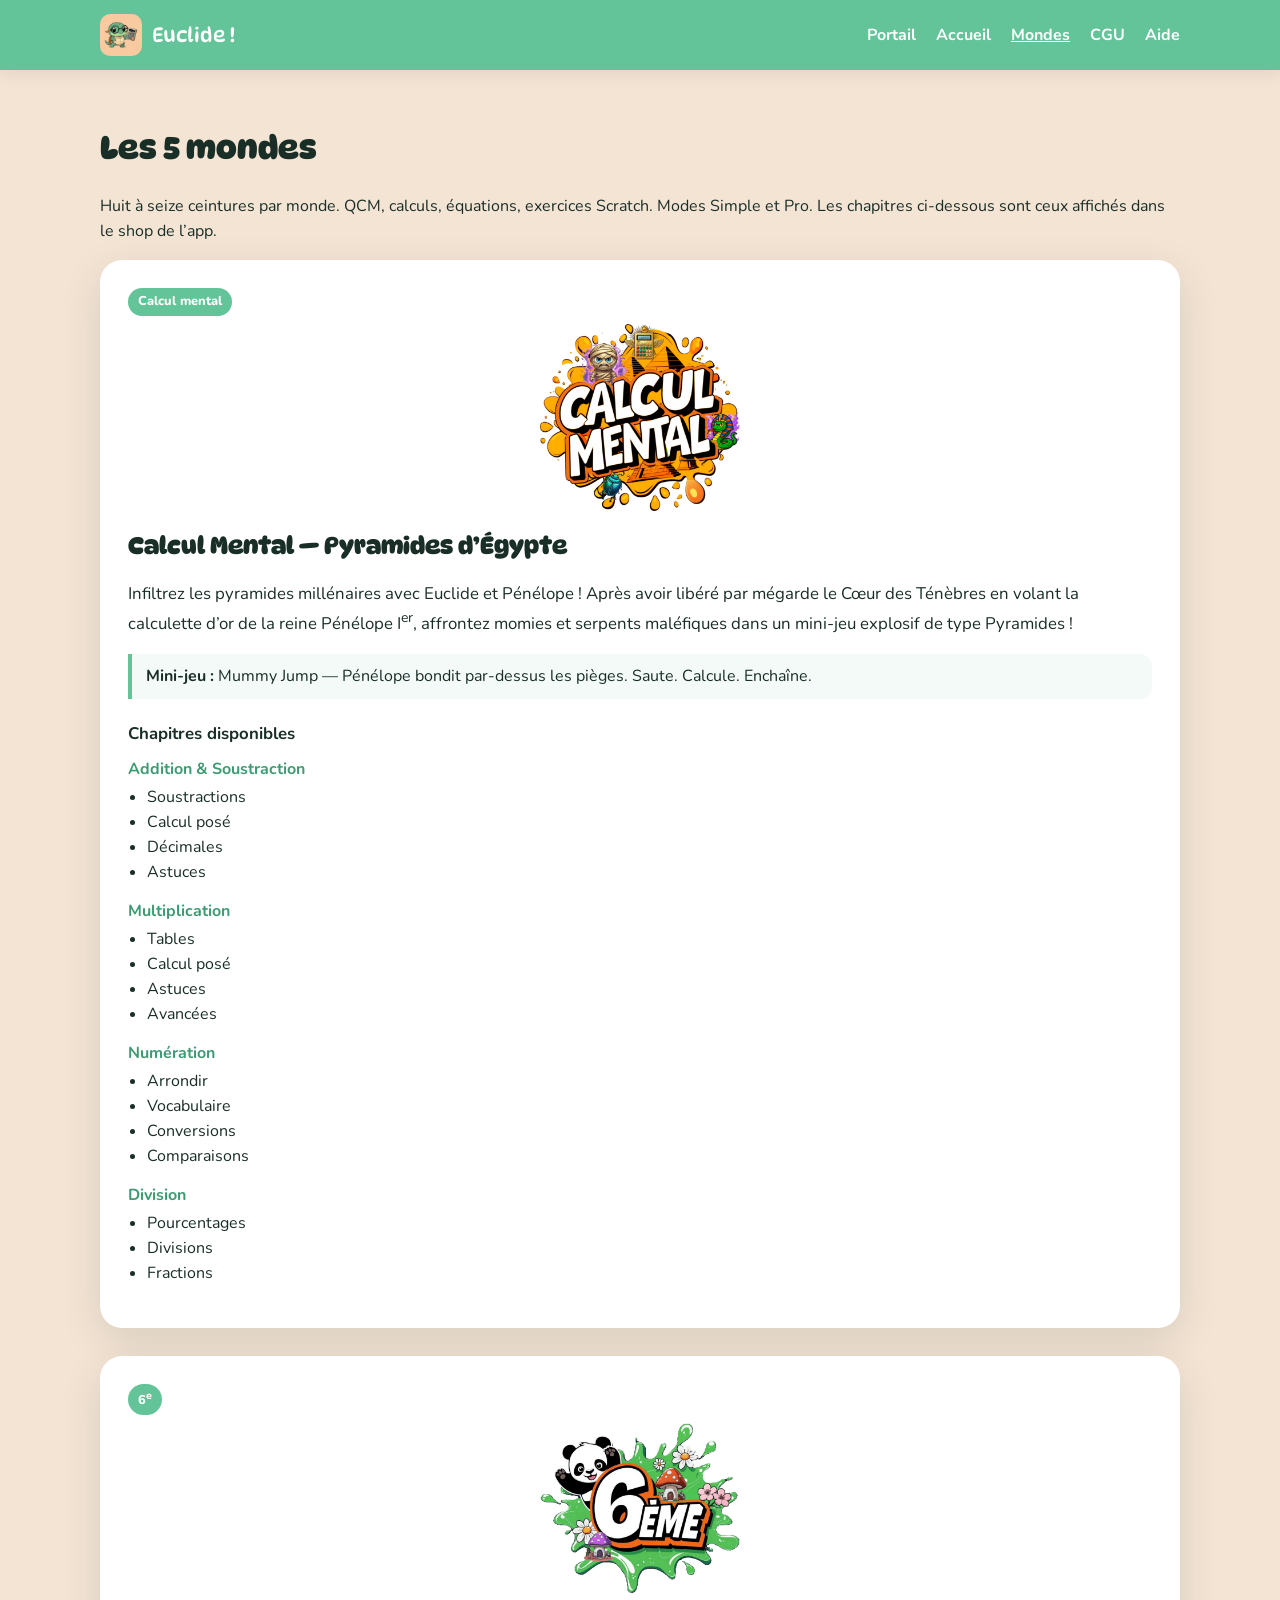
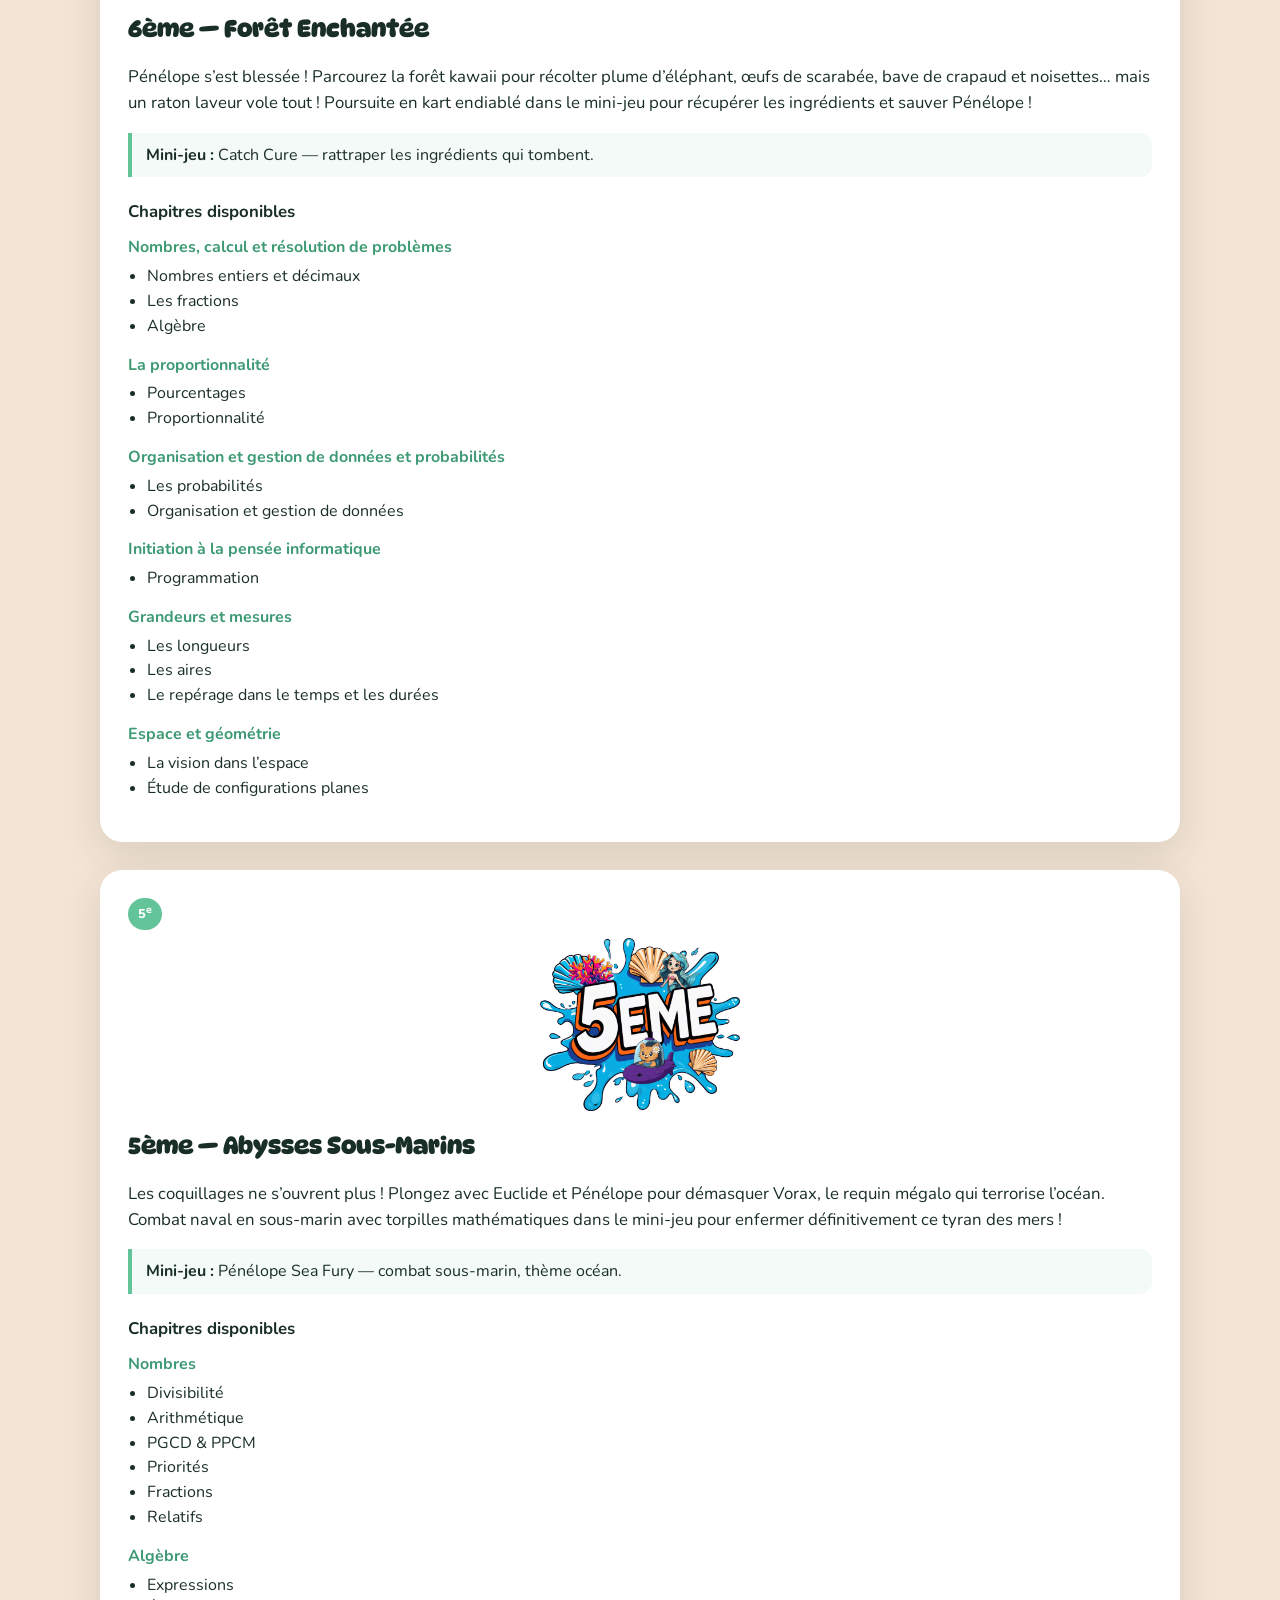
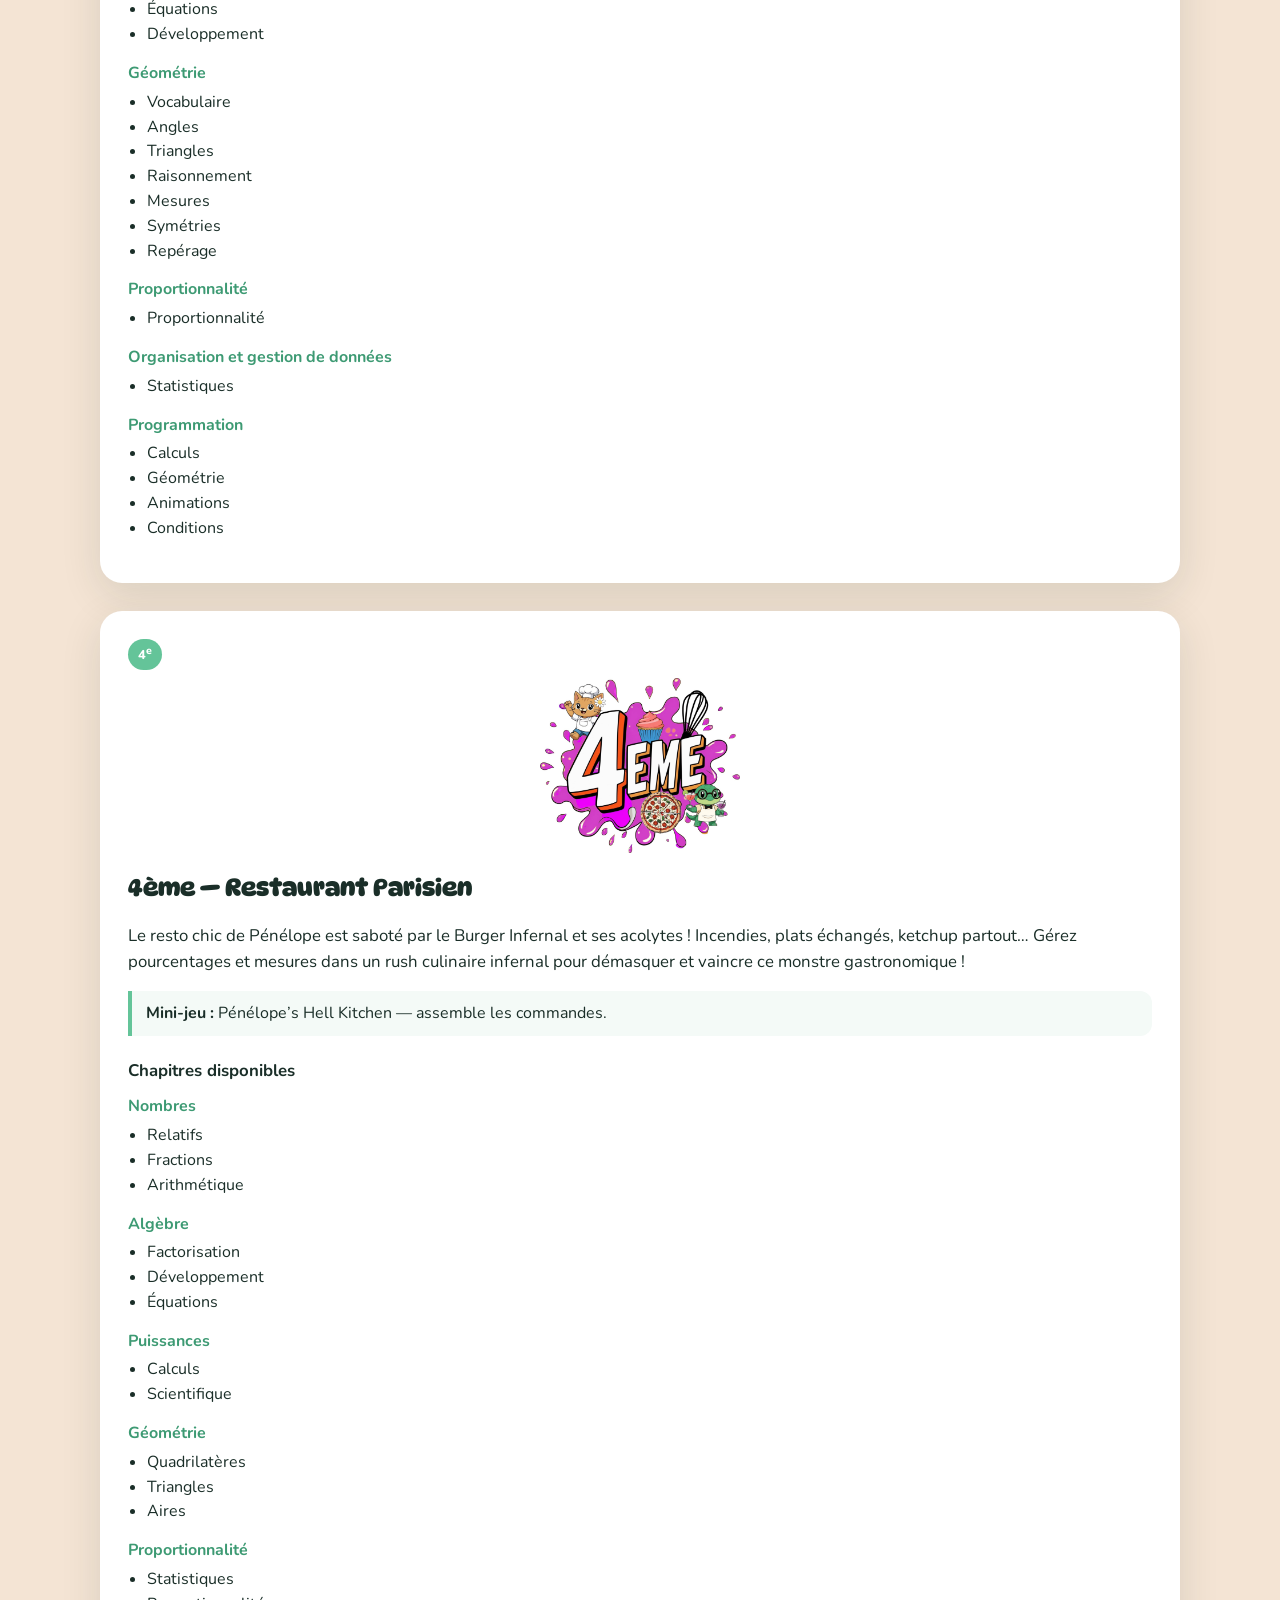
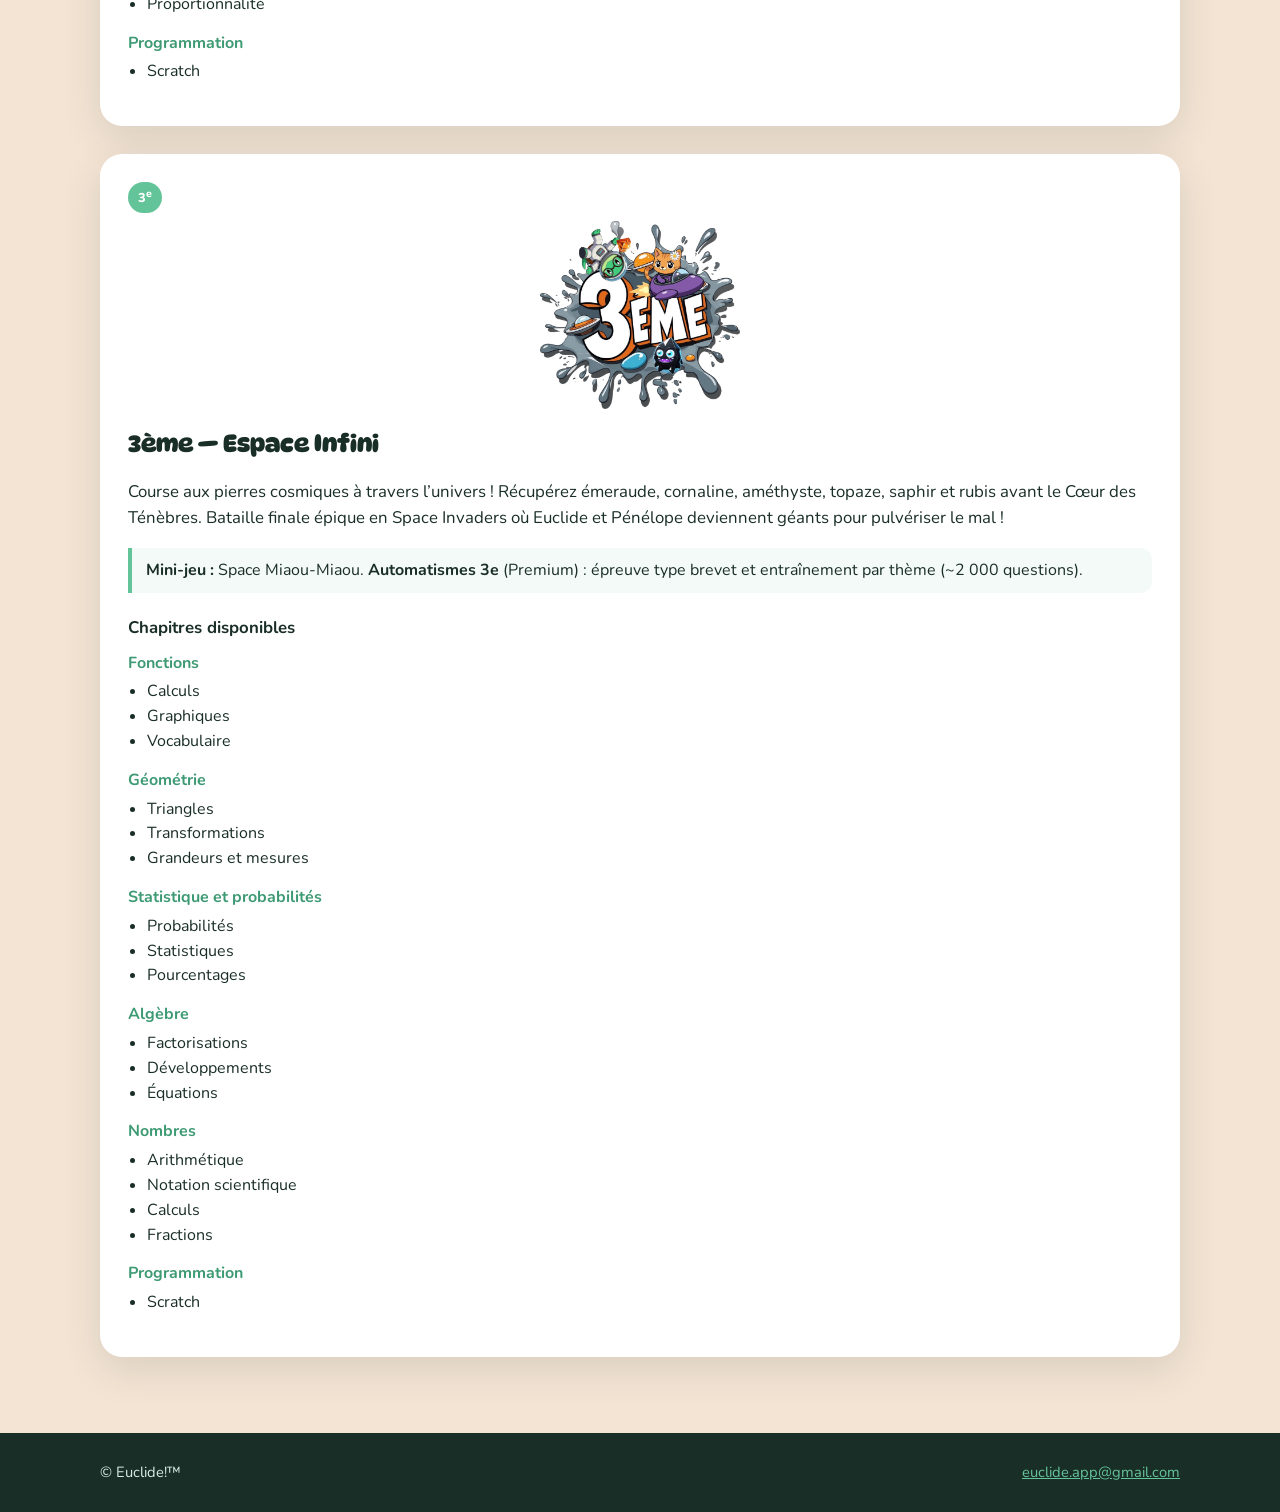
<file: mondes.html>
<!DOCTYPE html>
<html lang="fr">
<head>
  <meta charset="utf-8">
  <meta name="viewport" content="width=device-width, initial-scale=1">
  <title>Les 5 mondes — Euclide !</title>
  <meta name="description" content="Calcul mental, 6e, 5e, 4e, 3e : histoires, mini-jeux et chapitres du programme collège.">
  <link rel="icon" href="img/favicon.png">
  <link rel="preconnect" href="https://fonts.googleapis.com">
  <link rel="preconnect" href="https://fonts.gstatic.com" crossorigin>
  <link href="https://fonts.googleapis.com/css2?family=DynaPuff:wght@400;700&family=Nunito:wght@500;700;800&display=swap" rel="stylesheet">
  <link rel="stylesheet" href="css/style.css?v=6">
</head>
<body>
  <header class="top">
    <div class="wrap top-inner">
      <a class="brand" href="accueil.html"><img src="img/app-icon.jpg" alt=""> Euclide !</a>
      <nav>
        <a href="index.html">Portail</a>
        <a href="accueil.html">Accueil</a>
        <a href="mondes.html" aria-current="page">Mondes</a>
        <a href="cgu.html">CGU</a>
        <a href="assistance.html">Aide</a>
      </nav>
    </div>
  </header>
  <main class="wrap" style="padding: 32px 0 48px;">
    <h1 style="font-family: var(--display);">Les 5 mondes</h1>
    <p>Huit à seize ceintures par monde. QCM, calculs, équations, exercices Scratch. Modes Simple et Pro. Les chapitres ci-dessous sont ceux affichés dans le shop de l’app.</p>

    <article class="world" id="cm">
      <span class="tag">Calcul mental</span>
      <div class="world-pic"><img class="world-art" src="img/world-cm.jpg" width="200" height="187" alt="Pyramides d’Égypte"></div>
      <h2>Calcul Mental — Pyramides d’Égypte</h2>
      <p class="lore">Infiltrez les pyramides millénaires avec Euclide et Pénélope ! Après avoir libéré par mégarde le Cœur des Ténèbres en volant la calculette d’or de la reine Pénélope I<sup>er</sup>, affrontez momies et serpents maléfiques dans un mini-jeu explosif de type Pyramides !</p>
      <p class="minigame"><strong>Mini-jeu :</strong> Mummy Jump — Pénélope bondit par-dessus les pièges. Saute. Calcule. Enchaîne.</p>
      <div class="chapters">
        <h3>Chapitres disponibles</h3>
        <div class="chapter"><strong>Addition &amp; Soustraction</strong><ul><li>Soustractions</li><li>Calcul posé</li><li>Décimales</li><li>Astuces</li></ul></div>
        <div class="chapter"><strong>Multiplication</strong><ul><li>Tables</li><li>Calcul posé</li><li>Astuces</li><li>Avancées</li></ul></div>
        <div class="chapter"><strong>Numération</strong><ul><li>Arrondir</li><li>Vocabulaire</li><li>Conversions</li><li>Comparaisons</li></ul></div>
        <div class="chapter"><strong>Division</strong><ul><li>Pourcentages</li><li>Divisions</li><li>Fractions</li></ul></div>
      </div>
    </article>

    <article class="world" id="6e">
      <span class="tag">6<sup>e</sup></span>
      <div class="world-pic"><img class="world-art" src="img/world-6e.jpg" width="200" height="171" alt="Forêt enchantée"></div>
      <h2>6ème — Forêt Enchantée</h2>
      <p class="lore">Pénélope s’est blessée ! Parcourez la forêt kawaii pour récolter plume d’éléphant, œufs de scarabée, bave de crapaud et noisettes… mais un raton laveur vole tout ! Poursuite en kart endiablé dans le mini-jeu pour récupérer les ingrédients et sauver Pénélope !</p>
      <p class="minigame"><strong>Mini-jeu :</strong> Catch Cure — rattraper les ingrédients qui tombent.</p>
      <div class="chapters">
        <h3>Chapitres disponibles</h3>
        <div class="chapter"><strong>Nombres, calcul et résolution de problèmes</strong><ul><li>Nombres entiers et décimaux</li><li>Les fractions</li><li>Algèbre</li></ul></div>
        <div class="chapter"><strong>La proportionnalité</strong><ul><li>Pourcentages</li><li>Proportionnalité</li></ul></div>
        <div class="chapter"><strong>Organisation et gestion de données et probabilités</strong><ul><li>Les probabilités</li><li>Organisation et gestion de données</li></ul></div>
        <div class="chapter"><strong>Initiation à la pensée informatique</strong><ul><li>Programmation</li></ul></div>
        <div class="chapter"><strong>Grandeurs et mesures</strong><ul><li>Les longueurs</li><li>Les aires</li><li>Le repérage dans le temps et les durées</li></ul></div>
        <div class="chapter"><strong>Espace et géométrie</strong><ul><li>La vision dans l’espace</li><li>Étude de configurations planes</li></ul></div>
      </div>
    </article>

    <article class="world" id="5e">
      <span class="tag">5<sup>e</sup></span>
      <div class="world-pic"><img class="world-art" src="img/world-5e.jpg" width="200" height="187" alt="Abysses sous-marins"></div>
      <h2>5ème — Abysses Sous-Marins</h2>
      <p class="lore">Les coquillages ne s’ouvrent plus ! Plongez avec Euclide et Pénélope pour démasquer Vorax, le requin mégalo qui terrorise l’océan. Combat naval en sous-marin avec torpilles mathématiques dans le mini-jeu pour enfermer définitivement ce tyran des mers !</p>
      <p class="minigame"><strong>Mini-jeu :</strong> Pénélope Sea Fury — combat sous-marin, thème océan.</p>
      <div class="chapters">
        <h3>Chapitres disponibles</h3>
        <div class="chapter"><strong>Nombres</strong><ul><li>Divisibilité</li><li>Arithmétique</li><li>PGCD &amp; PPCM</li><li>Priorités</li><li>Fractions</li><li>Relatifs</li></ul></div>
        <div class="chapter"><strong>Algèbre</strong><ul><li>Expressions</li><li>Équations</li><li>Développement</li></ul></div>
        <div class="chapter"><strong>Géométrie</strong><ul><li>Vocabulaire</li><li>Angles</li><li>Triangles</li><li>Raisonnement</li><li>Mesures</li><li>Symétries</li><li>Repérage</li></ul></div>
        <div class="chapter"><strong>Proportionnalité</strong><ul><li>Proportionnalité</li></ul></div>
        <div class="chapter"><strong>Organisation et gestion de données</strong><ul><li>Statistiques</li></ul></div>
        <div class="chapter"><strong>Programmation</strong><ul><li>Calculs</li><li>Géométrie</li><li>Animations</li><li>Conditions</li></ul></div>
      </div>
    </article>

    <article class="world" id="4e">
      <span class="tag">4<sup>e</sup></span>
      <div class="world-pic"><img class="world-art" src="img/world-4e.jpg" width="200" height="187" alt="Restaurant parisien"></div>
      <h2>4ème — Restaurant Parisien</h2>
      <p class="lore">Le resto chic de Pénélope est saboté par le Burger Infernal et ses acolytes ! Incendies, plats échangés, ketchup partout… Gérez pourcentages et mesures dans un rush culinaire infernal pour démasquer et vaincre ce monstre gastronomique !</p>
      <p class="minigame"><strong>Mini-jeu :</strong> Pénélope’s Hell Kitchen — assemble les commandes.</p>
      <div class="chapters">
        <h3>Chapitres disponibles</h3>
        <div class="chapter"><strong>Nombres</strong><ul><li>Relatifs</li><li>Fractions</li><li>Arithmétique</li></ul></div>
        <div class="chapter"><strong>Algèbre</strong><ul><li>Factorisation</li><li>Développement</li><li>Équations</li></ul></div>
        <div class="chapter"><strong>Puissances</strong><ul><li>Calculs</li><li>Scientifique</li></ul></div>
        <div class="chapter"><strong>Géométrie</strong><ul><li>Quadrilatères</li><li>Triangles</li><li>Aires</li></ul></div>
        <div class="chapter"><strong>Proportionnalité</strong><ul><li>Statistiques</li><li>Proportionnalité</li></ul></div>
        <div class="chapter"><strong>Programmation</strong><ul><li>Scratch</li></ul></div>
      </div>
    </article>

    <article class="world" id="3e">
      <span class="tag">3<sup>e</sup></span>
      <div class="world-pic"><img class="world-art" src="img/world-3e.jpg" width="200" height="187" alt="Espace infini"></div>
      <h2>3ème — Espace Infini</h2>
      <p class="lore">Course aux pierres cosmiques à travers l’univers ! Récupérez émeraude, cornaline, améthyste, topaze, saphir et rubis avant le Cœur des Ténèbres. Bataille finale épique en Space Invaders où Euclide et Pénélope deviennent géants pour pulvériser le mal !</p>
      <p class="minigame"><strong>Mini-jeu :</strong> Space Miaou-Miaou. <strong>Automatismes 3e</strong> (Premium) : épreuve type brevet et entraînement par thème (~2&nbsp;000 questions).</p>
      <div class="chapters">
        <h3>Chapitres disponibles</h3>
        <div class="chapter"><strong>Fonctions</strong><ul><li>Calculs</li><li>Graphiques</li><li>Vocabulaire</li></ul></div>
        <div class="chapter"><strong>Géométrie</strong><ul><li>Triangles</li><li>Transformations</li><li>Grandeurs et mesures</li></ul></div>
        <div class="chapter"><strong>Statistique et probabilités</strong><ul><li>Probabilités</li><li>Statistiques</li><li>Pourcentages</li></ul></div>
        <div class="chapter"><strong>Algèbre</strong><ul><li>Factorisations</li><li>Développements</li><li>Équations</li></ul></div>
        <div class="chapter"><strong>Nombres</strong><ul><li>Arithmétique</li><li>Notation scientifique</li><li>Calculs</li><li>Fractions</li></ul></div>
        <div class="chapter"><strong>Programmation</strong><ul><li>Scratch</li></ul></div>
      </div>
    </article>
  </main>
  <footer>
    <div class="wrap">
      <span>© Euclide!™</span>
      <a href="mailto:euclide.app@gmail.com">euclide.app@gmail.com</a>
    </div>
  </footer>
</body>
</html>
</file>
<file: css/style.css>
:root {
  --green: #64c499;
  --green-dark: #3d9a73;
  --peach: #f4e4d4;
  --ink: #1a2e28;
  --muted: #4a5f58;
  --white: #fff;
  --card: #ffffff;
  --shadow: 0 12px 40px rgba(26, 46, 40, 0.12);
  --radius: 22px;
  --font: "Nunito", system-ui, sans-serif;
  --display: "DynaPuff", "Nunito", system-ui, sans-serif;
}

*, *::before, *::after { box-sizing: border-box; }
html { scroll-behavior: smooth; }
body {
  margin: 0;
  font-family: var(--font);
  color: var(--ink);
  background: var(--peach);
  line-height: 1.55;
}
img { max-width: 100%; height: auto; display: block; }
a { color: var(--green-dark); }
.skip {
  position: absolute; left: -999px;
}
.skip:focus { left: 8px; top: 8px; background: #fff; padding: 8px; z-index: 9; }

.wrap { width: min(1080px, calc(100% - 32px)); margin: 0 auto; }

/* Portail */
.portal {
  min-height: 100vh;
  display: flex;
  flex-direction: column;
  align-items: center;
  justify-content: center;
  padding: 48px 16px 64px;
  background:
    radial-gradient(ellipse at top, #fff8f0 0%, var(--peach) 55%, #e8c9a8 100%);
}
.portal-brand { width: min(280px, 70vw); margin-bottom: 12px; }
.portal h1 {
  font-family: var(--display);
  font-size: clamp(1.4rem, 4vw, 2rem);
  text-align: center;
  margin: 0 0 8px;
}
.portal .lead {
  text-align: center;
  color: var(--muted);
  max-width: 36rem;
  margin: 0 0 40px;
}
.choices {
  display: grid;
  grid-template-columns: repeat(2, minmax(0, 240px));
  gap: 28px;
  justify-content: center;
}
@media (max-width: 560px) {
  .choices { grid-template-columns: 1fr; }
}
.choice {
  background: var(--card);
  border-radius: var(--radius);
  padding: 22px 18px 18px;
  text-align: center;
  text-decoration: none;
  color: inherit;
  box-shadow: var(--shadow);
  border: 3px solid transparent;
  transition: transform .15s ease, border-color .15s ease;
}
.choice:hover, .choice:focus-visible {
  transform: translateY(-4px);
  border-color: var(--green);
  outline: none;
}
.choice img {
  width: 160px;
  height: 160px;
  object-fit: cover;
  margin: 0 auto 14px;
  border-radius: 36px;
}
.choice h2 {
  font-family: var(--display);
  font-size: 1.15rem;
  margin: 0 0 6px;
  color: var(--ink);
}
.choice p { margin: 0; font-size: 0.92rem; color: var(--muted); }
.choice.is-disabled {
  filter: grayscale(1) saturate(0.15);
  opacity: 0.72;
  cursor: not-allowed;
  pointer-events: none;
  box-shadow: none;
  border-color: #ccc;
}
.choice .soon {
  display: inline-block;
  margin-top: 10px;
  font-size: 0.78rem;
  letter-spacing: 0.04em;
  text-transform: uppercase;
  color: #777;
}
.portal-foot { margin-top: 48px; font-size: 0.85rem; color: var(--muted); }

/* App chrome */
.top {
  background: var(--green);
  color: #fff;
  padding: 14px 0;
  position: sticky;
  top: 0;
  z-index: 20;
  box-shadow: 0 4px 16px rgba(0,0,0,.08);
}
.top-inner {
  display: flex;
  align-items: center;
  justify-content: space-between;
  gap: 16px;
  flex-wrap: wrap;
}
.brand {
  display: flex;
  align-items: center;
  gap: 10px;
  color: #fff;
  text-decoration: none;
  font-family: var(--display);
  font-size: 1.25rem;
}
.brand img { width: 42px; height: 42px; border-radius: 10px; }
nav a {
  color: #fff;
  text-decoration: none;
  font-weight: 700;
  margin-left: 16px;
}
nav a:hover, nav a[aria-current="page"] { text-decoration: underline; }

.hero {
  text-align: center;
  padding: 36px 0 12px;
}
.hero .logo { width: min(320px, 80vw); margin: 0 auto 20px; }
.hero h1 {
  font-family: var(--display);
  font-size: clamp(1.6rem, 4vw, 2.4rem);
  margin: 0 0 12px;
}
.hero p { max-width: 40rem; margin: 0 auto 20px; color: var(--muted); }

.btn {
  display: inline-block;
  background: var(--green);
  color: #fff !important;
  font-weight: 800;
  text-decoration: none;
  padding: 14px 28px;
  border-radius: 999px;
  box-shadow: 0 6px 0 var(--green-dark);
}
.btn:hover { filter: brightness(1.05); }
.btn-note { display: block; margin-top: 10px; font-size: 0.85rem; color: var(--muted); }

.film-frame {
  position: relative;
  width: min(280px, 72vw);
  aspect-ratio: 474 / 720;
  margin: 0 auto;
  border-radius: 22px;
  overflow: hidden;
  box-shadow: var(--shadow);
  background: #111;
}
.film-frame .film-poster,
.film-frame video {
  position: absolute;
  inset: 0;
  display: block;
  width: 100%;
  height: 100%;
  object-fit: cover;
}
.film-frame video { z-index: 1; background: transparent; }
.film-link {
  text-align: center;
  margin: 10px 0 0;
  font-size: 0.9rem;
}

.slide-block { margin: 28px 0 40px; }
.slide-block h2 {
  font-family: var(--display);
  font-size: 1.2rem;
  text-align: center;
  margin: 0 0 14px;
}
.slideshow {
  position: relative;
  margin: 0 auto;
  max-width: 920px;
  border-radius: 18px;
  overflow: hidden;
  box-shadow: var(--shadow);
  background: #111;
}
.slideshow img {
  display: none;
  width: 100%;
  height: auto;
  object-fit: contain;
}
.slideshow img.is-on { display: block; }
.slideshow-portrait,
.phone-slides {
  position: relative;
  width: min(260px, 78vw);
  max-width: 260px;
  margin: 0 auto;
  border-radius: 18px;
  overflow: hidden;
  box-shadow: var(--shadow);
  background: #111;
  aspect-ratio: auto;
}
.phone-slides img {
  display: none;
  width: 100%;
  height: auto;
  object-fit: contain;
  position: static;
}
.phone-slides img.is-on { display: block; }
.slide-nav {
  position: absolute;
  bottom: 12px;
  left: 0; right: 0;
  display: flex;
  justify-content: center;
  gap: 8px;
  z-index: 2;
}
.slide-nav button {
  width: 10px; height: 10px; border-radius: 50%;
  border: 0; background: rgba(255,255,255,.45); cursor: pointer;
}
.slide-nav button.is-on { background: #fff; }
.slide-prev, .slide-next {
  position: absolute;
  top: 50%;
  transform: translateY(-50%);
  z-index: 2;
  background: rgba(0,0,0,.4);
  color: #fff;
  border: 0;
  width: 40px; height: 40px;
  border-radius: 50%;
  cursor: pointer;
  font-size: 1.2rem;
}
.slide-prev { left: 10px; }
.slide-next { right: 10px; }

.grid-2 {
  display: grid;
  grid-template-columns: 1fr 1fr;
  gap: 20px;
  margin: 24px 0 48px;
}
@media (max-width: 720px) { .grid-2 { grid-template-columns: 1fr; } }
.card {
  background: #fff;
  border-radius: var(--radius);
  padding: 22px;
  box-shadow: var(--shadow);
}
.card h2 {
  font-family: var(--display);
  margin: 0 0 10px;
  font-size: 1.25rem;
}
.card ul { margin: 0; padding-left: 1.2rem; }

.world {
  background: #fff;
  border-radius: var(--radius);
  padding: 28px;
  margin: 0 0 28px;
  box-shadow: var(--shadow);
}
.world h2 { font-family: var(--display); margin: 8px 0 12px; }
.world .tag {
  display: inline-block;
  background: var(--green);
  color: #fff;
  font-size: 0.8rem;
  font-weight: 800;
  padding: 4px 10px;
  border-radius: 999px;
  margin-bottom: 8px;
}
.world-pic {
  display: flex;
  justify-content: center;
  margin: 0 0 16px;
}
.world-pic img,
.world-art {
  display: block;
  width: 200px;
  max-width: 70vw;
  height: auto;
  object-fit: contain;
  object-position: center;
  border-radius: 16px;
}
.world .lore { font-size: 1.05rem; }
.minigame {
  background: #f4faf7;
  border-left: 4px solid var(--green);
  padding: 10px 14px;
  border-radius: 0 12px 12px 0;
}
.chapters h3 {
  font-size: 1.05rem;
  margin: 22px 0 10px;
}
.chapter {
  margin: 0 0 14px;
}
.chapter strong {
  display: block;
  color: var(--green-dark);
  margin-bottom: 4px;
}
.chapter ul { margin: 0; padding-left: 1.2rem; }

.legal {
  background: #fff;
  border-radius: var(--radius);
  padding: 28px 28px 48px;
  margin: 24px 0 48px;
  box-shadow: var(--shadow);
}
.legal h1 { font-family: var(--display); }
.legal h2 { margin-top: 1.8em; }
.legal h3 { margin-top: 1.2em; }
.legal h4 { margin-top: 1em; }
.legal hr { border: 0; border-top: 1px solid #e6d5c4; margin: 2em 0; }

footer {
  background: var(--ink);
  color: #d7ece4;
  padding: 28px 0;
  font-size: 0.92rem;
}
footer a { color: var(--green); }
footer .wrap { display: flex; flex-wrap: wrap; gap: 12px 24px; justify-content: space-between; }
</file>
